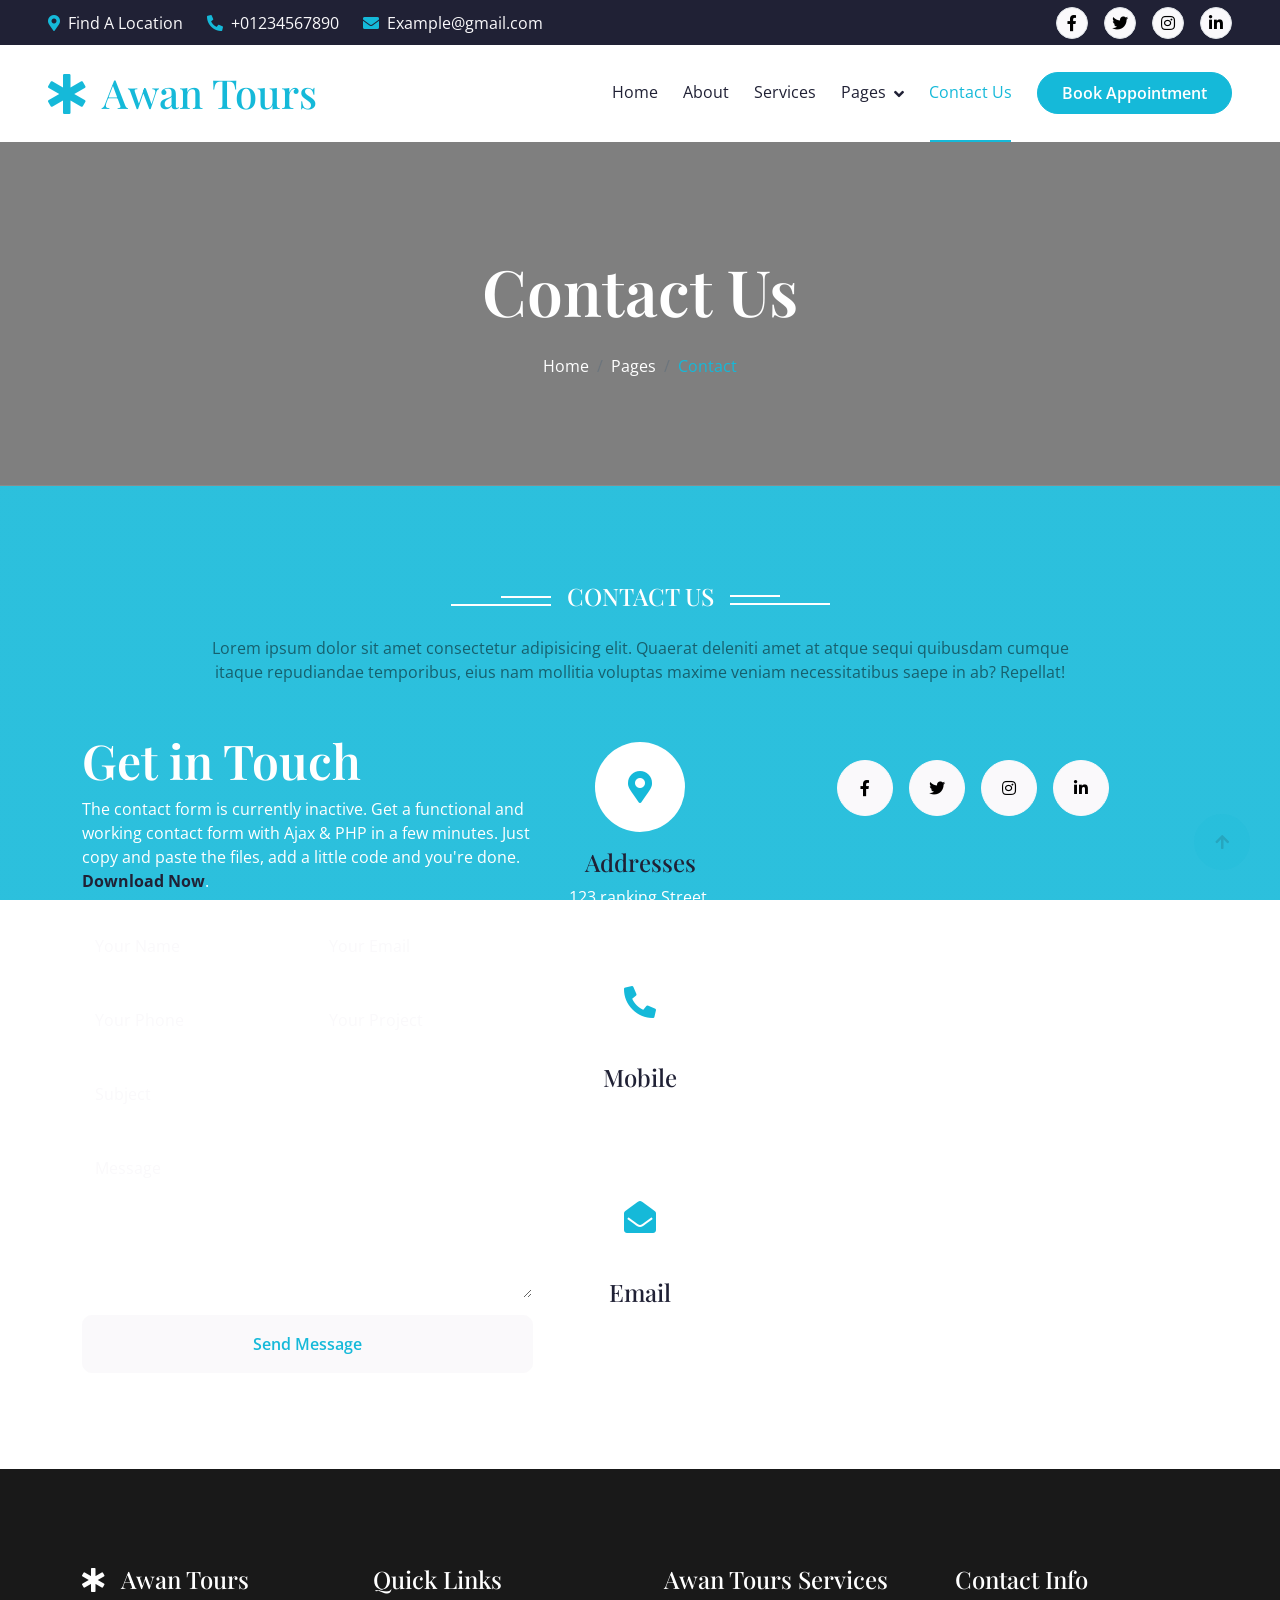
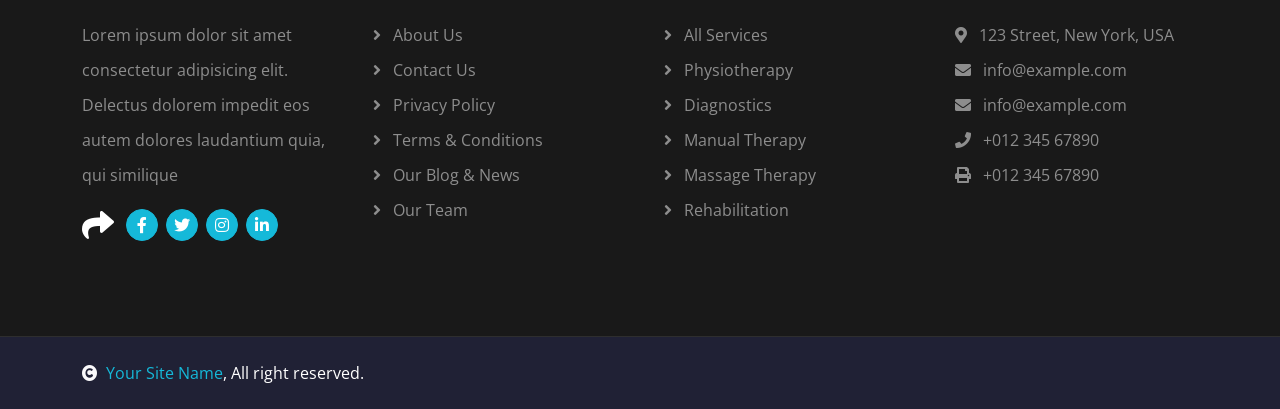
<file: contact.html>
<!DOCTYPE html>
<html lang="en">

    <head>
        <meta charset="utf-8">
        <title>Awan Tours - Lets Explore Pakistan</title>
        <meta content="width=device-width, initial-scale=1.0" name="viewport">
        <meta content="" name="keywords">
        <meta content="" name="description">

        <!-- Google Web Fonts -->
        <link rel="preconnect" href="https://fonts.googleapis.com">
        <link rel="preconnect" href="https://fonts.gstatic.com" crossorigin>
        <link href="https://fonts.googleapis.com/css2?family=Open+Sans:wght@400;500;600&family=Playfair+Display:wght@400;500;600&display=swap" rel="stylesheet"> 

        <!-- Icon Font Stylesheet -->
        <link rel="stylesheet" href="https://use.fontawesome.com/releases/v5.15.4/css/all.css"/>
        <link href="https://cdn.jsdelivr.net/npm/bootstrap-icons@1.4.1/font/bootstrap-icons.css" rel="stylesheet">

        <!-- Libraries Stylesheet -->
        <link href="lib/animate/animate.min.css" rel="stylesheet">
        <link href="lib/owlcarousel/assets/owl.carousel.min.css" rel="stylesheet">


        <!-- Customized Bootstrap Stylesheet -->
        <link href="css/bootstrap.min.css" rel="stylesheet">

        <!-- Template Stylesheet -->
        <link href="css/style.css" rel="stylesheet">
    </head>

    <body>

        <!-- Spinner Start -->
        <div id="spinner" class="show bg-white position-fixed translate-middle w-100 vh-100 top-50 start-50 d-flex align-items-center justify-content-center">
            <div class="spinner-border text-primary" style="width: 3rem; height: 3rem;" role="status">
                <span class="sr-only">Loading...</span>
            </div>
        </div>
        <!-- Spinner End -->


        <!-- Topbar Start -->
        <div class="container-fluid bg-dark px-5 d-none d-lg-block">
            <div class="row gx-0 align-items-center" style="height: 45px;">
                <div class="col-lg-8 text-center text-lg-start mb-lg-0">
                    <div class="d-flex flex-wrap">
                        <a href="#" class="text-light me-4"><i class="fas fa-map-marker-alt text-primary me-2"></i>Find A Location</a>
                        <a href="#" class="text-light me-4"><i class="fas fa-phone-alt text-primary me-2"></i>+01234567890</a>
                        <a href="#" class="text-light me-0"><i class="fas fa-envelope text-primary me-2"></i>Example@gmail.com</a>
                    </div>
                </div>
                <div class="col-lg-4 text-center text-lg-end">
                    <div class="d-flex align-items-center justify-content-end">
                        <a href="#" class="btn btn-light btn-square border rounded-circle nav-fill me-3"><i class="fab fa-facebook-f"></i></a>
                        <a href="#" class="btn btn-light btn-square border rounded-circle nav-fill me-3"><i class="fab fa-twitter"></i></a>
                        <a href="#" class="btn btn-light btn-square border rounded-circle nav-fill me-3"><i class="fab fa-instagram"></i></a>
                        <a href="#" class="btn btn-light btn-square border rounded-circle nav-fill me-0"><i class="fab fa-linkedin-in"></i></a>
                    </div>
                </div>
            </div>
        </div>
        <!-- Topbar End -->


        <!-- Navbar & Hero Start -->
        <div class="container-fluid position-relative p-0">
            <nav class="navbar navbar-expand-lg navbar-light bg-white px-4 px-lg-5 py-3 py-lg-0">
                <a href="index.html" class="navbar-brand p-0">
                    <h1 class="text-primary m-0"><i class="fas fa-star-of-life me-3"></i>Awan Tours</h1>
                    <!-- <img src="img/logo.png" alt="Logo"> -->
                </a>
                <button class="navbar-toggler" type="button" data-bs-toggle="collapse" data-bs-target="#navbarCollapse">
                    <span class="fa fa-bars"></span>
                </button>
                <div class="collapse navbar-collapse" id="navbarCollapse">
                    <div class="navbar-nav ms-auto py-0">
                        <a href="index.html" class="nav-item nav-link">Home</a>
                        <a href="about.html" class="nav-item nav-link">About</a>
                        <a href="service.html" class="nav-item nav-link">Services</a>
                        <div class="nav-item dropdown">
                            <a href="#" class="nav-link dropdown-toggle" data-bs-toggle="dropdown">Pages</a>
                            <div class="dropdown-menu m-0">
                                <a href="appointment.html" class="dropdown-item">Appointment</a>
                                <a href="feature.html" class="dropdown-item">Features</a>
                                <a href="blog.html" class="dropdown-item">Our Blog</a>
                                <a href="team.html" class="dropdown-item">Our Team</a>
                                <a href="testimonial.html" class="dropdown-item">Testimonial</a>
                                <a href="404.html" class="dropdown-item">404 Page</a>
                            </div>
                        </div>
                        <a href="contact.html" class="nav-item nav-link active">Contact Us</a>
                    </div>
                    <a href="#" class="btn btn-primary rounded-pill text-white py-2 px-4 flex-wrap flex-sm-shrink-0">Book Appointment</a>
                </div>
            </nav>
        </div>
        <!-- Navbar End -->


        <!-- Header Start -->
        <div class="container-fluid bg-breadcrumb">
            <div class="container text-center py-5" style="max-width: 900px;">
                <h3 class="text-white display-3 mb-4 wow fadeInDown" data-wow-delay="0.1s">Contact Us</h1>
                <ol class="breadcrumb justify-content-center mb-0 wow fadeInDown" data-wow-delay="0.3s">
                    <li class="breadcrumb-item"><a href="index.html">Home</a></li>
                    <li class="breadcrumb-item"><a href="#">Pages</a></li>
                    <li class="breadcrumb-item active text-primary">Contact</li>
                </ol>    
            </div>
        </div>
        <!-- Header End -->


        <!-- Contact Start -->
        <div class="container-fluid contact py-5">
            <div class="container py-5">
                <div class="section-title mb-5 wow fadeInUp" data-wow-delay="0.1s">
                    <div class="sub-style mb-4">
                        <h4 class="sub-title text-white px-3 mb-0">Contact Us</h4>
                    </div>
                    <p class="mb-0 text-black-50">Lorem ipsum dolor sit amet consectetur adipisicing elit. Quaerat deleniti amet at atque sequi quibusdam cumque itaque repudiandae temporibus, eius nam mollitia voluptas maxime veniam necessitatibus saepe in ab? Repellat!</p>
                </div>
                <div class="row g-4 align-items-center">
                    <div class="col-lg-5 col-xl-5 contact-form wow fadeInLeft" data-wow-delay="0.1s">
                        <h2 class="display-5 text-white mb-2">Get in Touch</h2>
                        <p class="mb-4 text-white">The contact form is currently inactive. Get a functional and working contact form with Ajax & PHP in a few minutes. Just copy and paste the files, add a little code and you're done. <a class="text-dark fw-bold" href="https://htmlcodex.com/contact-form">Download Now</a>.</p>
                        <form>
                            <div class="row g-3">
                                <div class="col-lg-12 col-xl-6">
                                    <div class="form-floating">
                                        <input type="text" class="form-control bg-transparent border border-white" id="name" placeholder="Your Name">
                                        <label for="name">Your Name</label>
                                    </div>
                                </div>
                                <div class="col-lg-12 col-xl-6">
                                    <div class="form-floating">
                                        <input type="email" class="form-control bg-transparent border border-white" id="email" placeholder="Your Email">
                                        <label for="email">Your Email</label>
                                    </div>
                                </div>
                                <div class="col-lg-12 col-xl-6">
                                    <div class="form-floating">
                                        <input type="phone" class="form-control bg-transparent border border-white" id="phone" placeholder="Phone">
                                        <label for="phone">Your Phone</label>
                                    </div>
                                </div>
                                <div class="col-lg-12 col-xl-6">
                                    <div class="form-floating">
                                        <input type="text" class="form-control bg-transparent border border-white" id="project" placeholder="Project">
                                        <label for="project">Your Project</label>
                                    </div>
                                </div>
                                <div class="col-12">
                                    <div class="form-floating">
                                        <input type="text" class="form-control bg-transparent border border-white" id="subject" placeholder="Subject">
                                        <label for="subject">Subject</label>
                                    </div>
                                </div>
                                <div class="col-12">
                                    <div class="form-floating">
                                        <textarea class="form-control bg-transparent border border-white" placeholder="Leave a message here" id="message" style="height: 160px"></textarea>
                                        <label for="message">Message</label>
                                    </div>
                                </div>
                                <div class="col-12">
                                    <button class="btn btn-light text-primary w-100 py-3">Send Message</button>
                                </div>
                            </div>
                        </form>
                    </div>
                    <div class="col-lg-2 col-xl-2 wow fadeInUp" data-wow-delay="0.5s">
                        <div class="bg-transparent rounded">
                            <div class="d-flex flex-column align-items-center text-center mb-4">
                                <div class="bg-white d-flex align-items-center justify-content-center mb-3" style="width: 90px; height: 90px; border-radius: 50px;"><i class="fa fa-map-marker-alt fa-2x text-primary"></i></div>
                                <h4 class="text-dark">Addresses</h4>
                                <p class="mb-0 text-white">123 ranking Street, New York, USA</p>
                            </div>
                            <div class="d-flex flex-column align-items-center text-center mb-4">
                                <div class="bg-white d-flex align-items-center justify-content-center mb-3" style="width: 90px; height: 90px; border-radius: 50px;"><i class="fa fa-phone-alt fa-2x text-primary"></i></div>
                                <h4 class="text-dark">Mobile</h4>
                                <p class="mb-0 text-white">+012 345 67890</p>
                                <p class="mb-0 text-white">+012 345 67890</p>
                            </div>
                           
                            <div class="d-flex flex-column align-items-center text-center">
                                <div class="bg-white d-flex align-items-center justify-content-center mb-3" style="width: 90px; height: 90px; border-radius: 50px;"><i class="fa fa-envelope-open fa-2x text-primary"></i></div>
                                <h4 class="text-dark">Email</h4>
                                <p class="mb-0 text-white">info@example.com</p>
                                <p class="mb-0 text-white">info@example.com</p>
                            </div>
                        </div>
                    </div>
                    <div class="col-lg-5 col-xl-5 wow fadeInRight" data-wow-delay="0.3s">
                        <div class="d-flex justify-content-center mb-4">
                            <a class="btn btn-lg-square btn-light rounded-circle mx-2" href=""><i class="fab fa-facebook-f"></i></a>
                            <a class="btn btn-lg-square btn-light rounded-circle mx-2" href=""><i class="fab fa-twitter"></i></a>
                            <a class="btn btn-lg-square btn-light rounded-circle mx-2" href=""><i class="fab fa-instagram"></i></a>
                            <a class="btn btn-lg-square btn-light rounded-circle mx-2" href=""><i class="fab fa-linkedin-in"></i></a>
                        </div>
                        <div class="rounded h-100">
                            <iframe class="rounded w-100" 
                            style="height: 500px;" src="https://www.google.com/maps/embed?pb=!1m18!1m12!1m3!1d387191.33750346623!2d-73.97968099999999!3d40.6974881!2m3!1f0!2f0!3f0!3m2!1i1024!2i768!4f13.1!3m3!1m2!1s0x89c24fa5d33f083b%3A0xc80b8f06e177fe62!2sNew%20York%2C%20NY%2C%20USA!5e0!3m2!1sen!2sbd!4v1694259649153!5m2!1sen!2sbd" 
                            loading="lazy" referrerpolicy="no-referrer-when-downgrade"></iframe>
                        </div>
                    </div>
                </div>
            </div>
        </div>
        <!-- Contact End -->


        <!-- Footer Start -->
        <div class="container-fluid footer py-5 wow fadeIn" data-wow-delay="0.2s">
            <div class="container py-5">
                <div class="row g-5">
                    <div class="col-md-6 col-lg-6 col-xl-3">
                        <div class="footer-item d-flex flex-column">
                            <h4 class="text-white mb-4"><i class="fas fa-star-of-life me-3"></i>Awan Tours</h4>
                            <p>Lorem ipsum dolor sit amet consectetur adipisicing elit. Delectus dolorem impedit eos autem dolores laudantium quia, qui similique
                            </p>
                            <div class="d-flex align-items-center">
                                <i class="fas fa-share fa-2x text-white me-2"></i>
                                <a class="btn-square btn btn-primary text-white rounded-circle mx-1" href=""><i class="fab fa-facebook-f"></i></a>
                                <a class="btn-square btn btn-primary text-white rounded-circle mx-1" href=""><i class="fab fa-twitter"></i></a>
                                <a class="btn-square btn btn-primary text-white rounded-circle mx-1" href=""><i class="fab fa-instagram"></i></a>
                                <a class="btn-square btn btn-primary text-white rounded-circle mx-1" href=""><i class="fab fa-linkedin-in"></i></a>
                            </div>
                        </div>
                    </div>
                    <div class="col-md-6 col-lg-6 col-xl-3">
                        <div class="footer-item d-flex flex-column">
                            <h4 class="mb-4 text-white">Quick Links</h4>
                            <a href=""><i class="fas fa-angle-right me-2"></i> About Us</a>
                            <a href=""><i class="fas fa-angle-right me-2"></i> Contact Us</a>
                            <a href=""><i class="fas fa-angle-right me-2"></i> Privacy Policy</a>
                            <a href=""><i class="fas fa-angle-right me-2"></i> Terms & Conditions</a>
                            <a href=""><i class="fas fa-angle-right me-2"></i> Our Blog & News</a>
                            <a href=""><i class="fas fa-angle-right me-2"></i> Our Team</a>
                        </div>
                    </div>
                    <div class="col-md-6 col-lg-6 col-xl-3">
                        <div class="footer-item d-flex flex-column">
                            <h4 class="mb-4 text-white">Awan Tours Services</h4>
                            <a href=""><i class="fas fa-angle-right me-2"></i> All Services</a>
                            <a href=""><i class="fas fa-angle-right me-2"></i> Physiotherapy</a>
                            <a href=""><i class="fas fa-angle-right me-2"></i> Diagnostics</a>
                            <a href=""><i class="fas fa-angle-right me-2"></i> Manual Therapy</a>
                            <a href=""><i class="fas fa-angle-right me-2"></i> Massage Therapy</a>
                            <a href=""><i class="fas fa-angle-right me-2"></i> Rehabilitation</a>
                        </div>
                    </div>
                    <div class="col-md-6 col-lg-6 col-xl-3">
                        <div class="footer-item d-flex flex-column">
                            <h4 class="mb-4 text-white">Contact Info</h4>
                            <a href=""><i class="fa fa-map-marker-alt me-2"></i> 123 Street, New York, USA</a>
                            <a href=""><i class="fas fa-envelope me-2"></i> info@example.com</a>
                            <a href=""><i class="fas fa-envelope me-2"></i> info@example.com</a>
                            <a href=""><i class="fas fa-phone me-2"></i> +012 345 67890</a>
                            <a href="" class="mb-3"><i class="fas fa-print me-2"></i> +012 345 67890</a>
                        </div>
                    </div>
                </div>
            </div>
        </div>
        <!-- Footer End -->
        
        <!-- Copyright Start -->
        <div class="container-fluid copyright py-4">
            <div class="container">
                <div class="row g-4 align-items-center">
                    <div class="col-md-6 text-center text-md-start mb-md-0">
                        <span class="text-white"><a href="#"><i class="fas fa-copyright text-light me-2"></i>Your Site Name</a>, All right reserved.</span>
                    </div>
                    <div class="col-md-6 text-center text-md-end text-white">
                        <!--/*** This template is free as long as you keep the below author’s credit link/attribution link/backlink. ***/-->
                        <!--/*** If you'd like to use the template without the below author’s credit link/attribution link/backlink, ***/-->
                        <!--/*** you can purchase the Credit Removal License from "https://htmlcodex.com/credit-removal". ***/-->
                    </div>
                </div>
            </div>
        </div>
        <!-- Copyright End -->

        <!-- Back to Top -->
        <a href="#" class="btn btn-primary btn-lg-square back-to-top"><i class="fa fa-arrow-up"></i></a>   

        
        <!-- JavaScript Libraries -->
        <script src="https://ajax.googleapis.com/ajax/libs/jquery/3.6.4/jquery.min.js"></script>
        <script src="https://cdn.jsdelivr.net/npm/bootstrap@5.0.0/dist/js/bootstrap.bundle.min.js"></script>
        <script src="lib/wow/wow.min.js"></script>
        <script src="lib/easing/easing.min.js"></script>
        <script src="lib/waypoints/waypoints.min.js"></script>
        <script src="lib/owlcarousel/owl.carousel.min.js"></script>
        

        <!-- Template Javascript -->
        <script src="js/main.js"></script>
        
    </body>

</html>
</file>
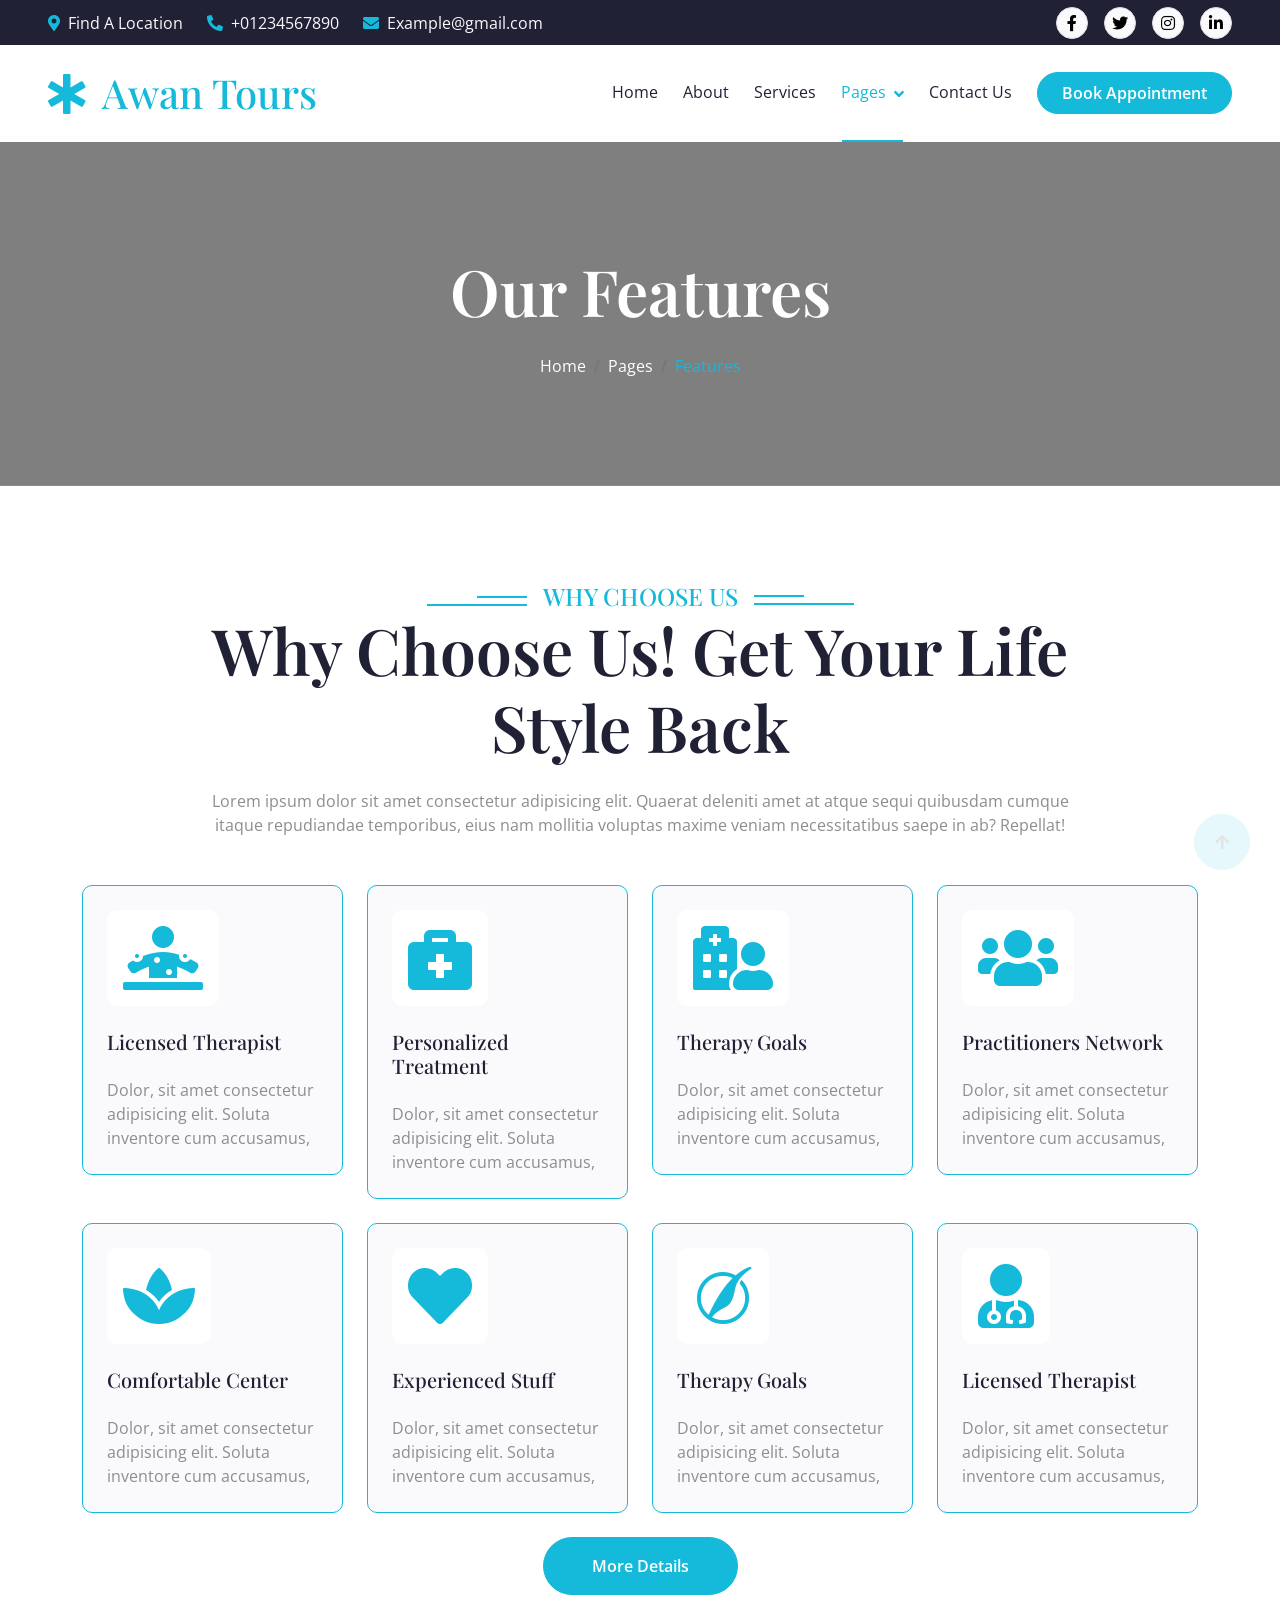
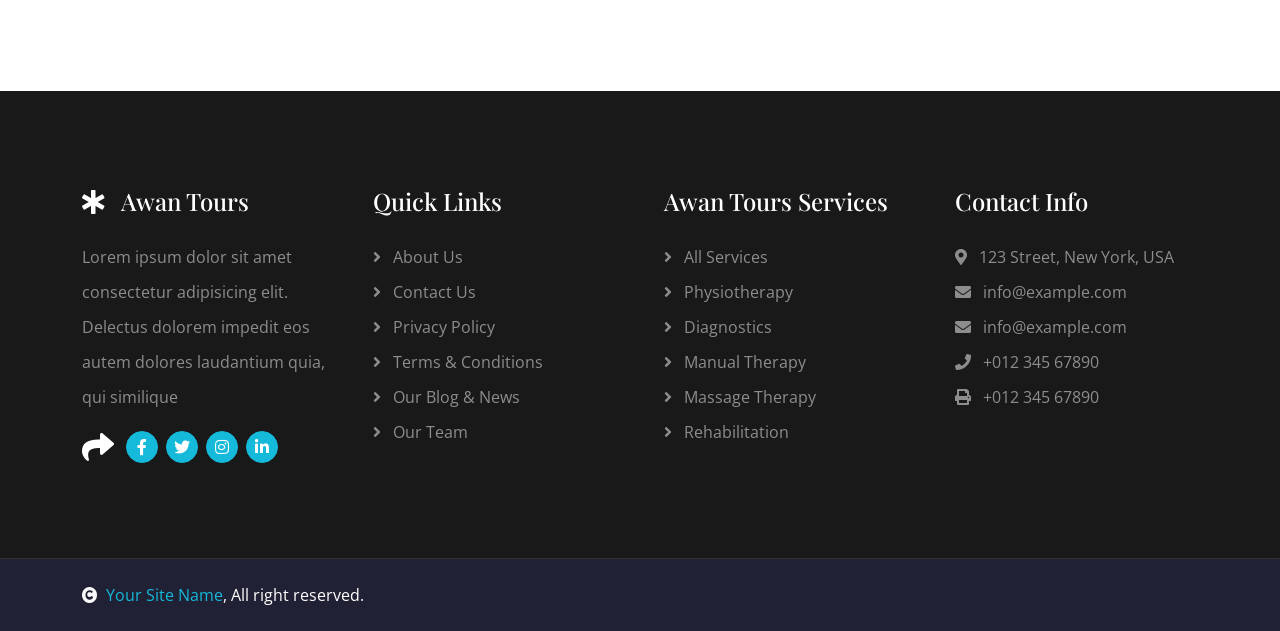
<file: feature.html>
<!DOCTYPE html>
<html lang="en">

    <head>
        <meta charset="utf-8">
        <title>Awan Tours - Lets Explore Pakistan</title>
        <meta content="width=device-width, initial-scale=1.0" name="viewport">
        <meta content="" name="keywords">
        <meta content="" name="description">

        <!-- Google Web Fonts -->
        <link rel="preconnect" href="https://fonts.googleapis.com">
        <link rel="preconnect" href="https://fonts.gstatic.com" crossorigin>
        <link href="https://fonts.googleapis.com/css2?family=Open+Sans:wght@400;500;600&family=Playfair+Display:wght@400;500;600&display=swap" rel="stylesheet"> 

        <!-- Icon Font Stylesheet -->
        <link rel="stylesheet" href="https://use.fontawesome.com/releases/v5.15.4/css/all.css"/>
        <link href="https://cdn.jsdelivr.net/npm/bootstrap-icons@1.4.1/font/bootstrap-icons.css" rel="stylesheet">

        <!-- Libraries Stylesheet -->
        <link href="lib/animate/animate.min.css" rel="stylesheet">
        <link href="lib/owlcarousel/assets/owl.carousel.min.css" rel="stylesheet">


        <!-- Customized Bootstrap Stylesheet -->
        <link href="css/bootstrap.min.css" rel="stylesheet">

        <!-- Template Stylesheet -->
        <link href="css/style.css" rel="stylesheet">
    </head>

    <body>

        <!-- Spinner Start -->
        <div id="spinner" class="show bg-white position-fixed translate-middle w-100 vh-100 top-50 start-50 d-flex align-items-center justify-content-center">
            <div class="spinner-border text-primary" style="width: 3rem; height: 3rem;" role="status">
                <span class="sr-only">Loading...</span>
            </div>
        </div>
        <!-- Spinner End -->


        <!-- Topbar Start -->
        <div class="container-fluid bg-dark px-5 d-none d-lg-block">
            <div class="row gx-0 align-items-center" style="height: 45px;">
                <div class="col-lg-8 text-center text-lg-start mb-lg-0">
                    <div class="d-flex flex-wrap">
                        <a href="#" class="text-light me-4"><i class="fas fa-map-marker-alt text-primary me-2"></i>Find A Location</a>
                        <a href="#" class="text-light me-4"><i class="fas fa-phone-alt text-primary me-2"></i>+01234567890</a>
                        <a href="#" class="text-light me-0"><i class="fas fa-envelope text-primary me-2"></i>Example@gmail.com</a>
                    </div>
                </div>
                <div class="col-lg-4 text-center text-lg-end">
                    <div class="d-flex align-items-center justify-content-end">
                        <a href="#" class="btn btn-light btn-square border rounded-circle nav-fill me-3"><i class="fab fa-facebook-f"></i></a>
                        <a href="#" class="btn btn-light btn-square border rounded-circle nav-fill me-3"><i class="fab fa-twitter"></i></a>
                        <a href="#" class="btn btn-light btn-square border rounded-circle nav-fill me-3"><i class="fab fa-instagram"></i></a>
                        <a href="#" class="btn btn-light btn-square border rounded-circle nav-fill me-0"><i class="fab fa-linkedin-in"></i></a>
                    </div>
                </div>
            </div>
        </div>
        <!-- Topbar End -->


        <!-- Navbar & Hero Start -->
        <div class="container-fluid position-relative p-0">
            <nav class="navbar navbar-expand-lg navbar-light bg-white px-4 px-lg-5 py-3 py-lg-0">
                <a href="index.html" class="navbar-brand p-0">
                    <h1 class="text-primary m-0"><i class="fas fa-star-of-life me-3"></i>Awan Tours</h1>
                    <!-- <img src="img/logo.png" alt="Logo"> -->
                </a>
                <button class="navbar-toggler" type="button" data-bs-toggle="collapse" data-bs-target="#navbarCollapse">
                    <span class="fa fa-bars"></span>
                </button>
                <div class="collapse navbar-collapse" id="navbarCollapse">
                    <div class="navbar-nav ms-auto py-0">
                        <a href="index.html" class="nav-item nav-link">Home</a>
                        <a href="about.html" class="nav-item nav-link">About</a>
                        <a href="service.html" class="nav-item nav-link">Services</a>
                        <div class="nav-item dropdown">
                            <a href="#" class="nav-link dropdown-toggle active" data-bs-toggle="dropdown">Pages</a>
                            <div class="dropdown-menu m-0">
                                <a href="appointment.html" class="dropdown-item">Appointment</a>
                                <a href="feature.html" class="dropdown-item active">Features</a>
                                <a href="blog.html" class="dropdown-item">Our Blog</a>
                                <a href="team.html" class="dropdown-item">Our Team</a>
                                <a href="testimonial.html" class="dropdown-item">Testimonial</a>
                                <a href="404.html" class="dropdown-item">404 Page</a>
                            </div>
                        </div>
                        <a href="contact.html" class="nav-item nav-link">Contact Us</a>
                    </div>
                    <a href="#" class="btn btn-primary rounded-pill text-white py-2 px-4 flex-wrap flex-sm-shrink-0">Book Appointment</a>
                </div>
            </nav>
        </div>
        <!-- Navbar End -->


        <!-- Header Start -->
        <div class="container-fluid bg-breadcrumb">
            <div class="container text-center py-5" style="max-width: 900px;">
                <h3 class="text-white display-3 mb-4 wow fadeInDown" data-wow-delay="0.1s">Our Features</h1>
                <ol class="breadcrumb justify-content-center mb-0 wow fadeInDown" data-wow-delay="0.3s">
                    <li class="breadcrumb-item"><a href="index.html">Home</a></li>
                    <li class="breadcrumb-item"><a href="#">Pages</a></li>
                    <li class="breadcrumb-item active text-primary">Features</li>
                </ol>    
            </div>
        </div>
        <!-- Header End -->


        <!-- Feature Start -->
        <div class="container-fluid feature py-5">
            <div class="container py-5">
                <div class="section-title mb-5 wow fadeInUp" data-wow-delay="0.1s">
                    <div class="sub-style">
                        <h4 class="sub-title px-3 mb-0">Why Choose Us</h4>
                    </div>
                    <h1 class="display-3 mb-4">Why Choose Us! Get Your Life Style Back</h1>
                    <p class="mb-0">Lorem ipsum dolor sit amet consectetur adipisicing elit. Quaerat deleniti amet at atque sequi quibusdam cumque itaque repudiandae temporibus, eius nam mollitia voluptas maxime veniam necessitatibus saepe in ab? Repellat!</p>
                </div>
                <div class="row g-4 justify-content-center">
                    <div class="col-md-6 col-lg-4 col-xl-3 wow fadeInUp" data-wow-delay="0.1s">
                        <div class="row-cols-1 feature-item p-4">
                            <div class="col-12">
                                <div class="feature-icon mb-4">
                                    <div class="p-3 d-inline-flex bg-white rounded">
                                        <i class="fas fa-diagnoses fa-4x text-primary"></i>
                                    </div>
                                </div>
                                <div class="feature-content d-flex flex-column">
                                    <h5 class="mb-4">Licensed Therapist</h5>
                                    <p class="mb-0">Dolor, sit amet consectetur adipisicing elit. Soluta inventore cum accusamus,</p>
                                </div>
                            </div>
                        </div>
                    </div>
                    <div class="col-md-6 col-lg-4 col-xl-3 wow fadeInUp" data-wow-delay="0.3s">
                        <div class="row-cols-1 feature-item p-4">
                            <div class="col-12">
                                <div class="feature-icon mb-4">
                                    <div class="p-3 d-inline-flex bg-white rounded">
                                        <i class="fas fa-briefcase-medical fa-4x text-primary"></i>
                                    </div>
                                </div>
                                <div class="feature-content d-flex flex-column">
                                    <h5 class="mb-4">Personalized Treatment</h5>
                                    <p class="mb-0">Dolor, sit amet consectetur adipisicing elit. Soluta inventore cum accusamus,</p>
                                </div>
                            </div>
                        </div>
                    </div>
                    <div class="col-md-6 col-lg-4 col-xl-3 wow fadeInUp" data-wow-delay="0.5s">
                        <div class="row-cols-1 feature-item p-4">
                            <div class="col-12">
                                <div class="feature-icon mb-4">
                                    <div class="p-3 d-inline-flex bg-white rounded">
                                        <i class="fas fa-hospital-user fa-4x text-primary"></i>
                                    </div>
                                </div>
                                <div class="feature-content d-flex flex-column">
                                    <h5 class="mb-4">Therapy Goals</h5>
                                    <p class="mb-0">Dolor, sit amet consectetur adipisicing elit. Soluta inventore cum accusamus,</p>
                                </div>
                            </div>
                        </div>
                    </div>
                    <div class="col-md-6 col-lg-4 col-xl-3 wow fadeInUp" data-wow-delay="0.7s">
                        <div class="row-cols-1 feature-item p-4">
                            <div class="col-12">
                                <div class="feature-icon mb-4">
                                    <div class="p-3 d-inline-flex bg-white rounded">
                                        <i class="fas fa-users fa-4x text-primary"></i>
                                    </div>
                                </div>
                                <div class="feature-content d-flex flex-column">
                                    <h5 class="mb-4">Practitioners Network</h5>
                                    <p class="mb-0">Dolor, sit amet consectetur adipisicing elit. Soluta inventore cum accusamus,</p>
                                </div>
                            </div>
                        </div>
                    </div>
                    <div class="col-md-6 col-lg-4 col-xl-3 wow fadeInUp" data-wow-delay="0.1s">
                        <div class="row-cols-1 feature-item p-4">
                            <div class="col-12">
                                <div class="feature-icon mb-4">
                                    <div class="p-3 d-inline-flex bg-white rounded">
                                        <i class="fas fa-spa fa-4x text-primary"></i>
                                    </div>
                                </div>
                                <div class="feature-content d-flex flex-column">
                                    <h5 class="mb-4">Comfortable Center</h5>
                                    <p class="mb-0">Dolor, sit amet consectetur adipisicing elit. Soluta inventore cum accusamus,</p>
                                </div>
                            </div>
                        </div>
                    </div>
                    <div class="col-md-6 col-lg-4 col-xl-3 wow fadeInUp" data-wow-delay="0.3s">
                        <div class="row-cols-1 feature-item p-4">
                            <div class="col-12">
                                <div class="feature-icon mb-4">
                                    <div class="p-3 d-inline-flex bg-white rounded">
                                        <i class="fas fa-heart fa-4x text-primary"></i>
                                    </div>
                                </div>
                                <div class="feature-content d-flex flex-column">
                                    <h5 class="mb-4">Experienced Stuff</h5>
                                    <p class="mb-0">Dolor, sit amet consectetur adipisicing elit. Soluta inventore cum accusamus,</p>
                                </div>
                            </div>
                        </div>
                    </div>
                    <div class="col-md-6 col-lg-4 col-xl-3 wow fadeInUp" data-wow-delay="0.5s">
                        <div class="row-cols-1 feature-item p-4">
                            <div class="col-12">
                                <div class="feature-icon mb-4">
                                    <div class="p-3 d-inline-flex bg-white rounded">
                                        <i class="fab fa-pied-piper fa-4x text-primary"></i>
                                    </div>
                                </div>
                                <div class="feature-content d-flex flex-column">
                                    <h5 class="mb-4">Therapy Goals</h5>
                                    <p class="mb-0">Dolor, sit amet consectetur adipisicing elit. Soluta inventore cum accusamus,</p>
                                </div>
                            </div>
                        </div>
                    </div>
                    <div class="col-md-6 col-lg-4 col-xl-3 wow fadeInUp" data-wow-delay="0.7s">
                        <div class="row-cols-1 feature-item p-4">
                            <div class="col-12">
                                <div class="feature-icon mb-4">
                                    <div class="p-3 d-inline-flex bg-white rounded">
                                        <i class="fas fa-user-md fa-4x text-primary"></i>
                                    </div>
                                </div>
                                <div class="feature-content d-flex flex-column">
                                    <h5 class="mb-4">Licensed Therapist</h5>
                                    <p class="mb-0">Dolor, sit amet consectetur adipisicing elit. Soluta inventore cum accusamus,</p>
                                </div>
                            </div>
                        </div>
                    </div>
                    <div class="col-12 text-center wow fadeInUp" data-wow-delay="0.2s">
                        <a href="#" class="btn btn-primary rounded-pill text-white py-3 px-5">More Details</a>
                    </div>
                </div>
            </div>
        </div>
        <!-- Feature End -->


        <!-- Footer Start -->
        <div class="container-fluid footer py-5 wow fadeIn" data-wow-delay="0.2s">
            <div class="container py-5">
                <div class="row g-5">
                    <div class="col-md-6 col-lg-6 col-xl-3">
                        <div class="footer-item d-flex flex-column">
                            <h4 class="text-white mb-4"><i class="fas fa-star-of-life me-3"></i>Awan Tours</h4>
                            <p>Lorem ipsum dolor sit amet consectetur adipisicing elit. Delectus dolorem impedit eos autem dolores laudantium quia, qui similique
                            </p>
                            <div class="d-flex align-items-center">
                                <i class="fas fa-share fa-2x text-white me-2"></i>
                                <a class="btn-square btn btn-primary text-white rounded-circle mx-1" href=""><i class="fab fa-facebook-f"></i></a>
                                <a class="btn-square btn btn-primary text-white rounded-circle mx-1" href=""><i class="fab fa-twitter"></i></a>
                                <a class="btn-square btn btn-primary text-white rounded-circle mx-1" href=""><i class="fab fa-instagram"></i></a>
                                <a class="btn-square btn btn-primary text-white rounded-circle mx-1" href=""><i class="fab fa-linkedin-in"></i></a>
                            </div>
                        </div>
                    </div>
                    <div class="col-md-6 col-lg-6 col-xl-3">
                        <div class="footer-item d-flex flex-column">
                            <h4 class="mb-4 text-white">Quick Links</h4>
                            <a href=""><i class="fas fa-angle-right me-2"></i> About Us</a>
                            <a href=""><i class="fas fa-angle-right me-2"></i> Contact Us</a>
                            <a href=""><i class="fas fa-angle-right me-2"></i> Privacy Policy</a>
                            <a href=""><i class="fas fa-angle-right me-2"></i> Terms & Conditions</a>
                            <a href=""><i class="fas fa-angle-right me-2"></i> Our Blog & News</a>
                            <a href=""><i class="fas fa-angle-right me-2"></i> Our Team</a>
                        </div>
                    </div>
                    <div class="col-md-6 col-lg-6 col-xl-3">
                        <div class="footer-item d-flex flex-column">
                            <h4 class="mb-4 text-white">Awan Tours Services</h4>
                            <a href=""><i class="fas fa-angle-right me-2"></i> All Services</a>
                            <a href=""><i class="fas fa-angle-right me-2"></i> Physiotherapy</a>
                            <a href=""><i class="fas fa-angle-right me-2"></i> Diagnostics</a>
                            <a href=""><i class="fas fa-angle-right me-2"></i> Manual Therapy</a>
                            <a href=""><i class="fas fa-angle-right me-2"></i> Massage Therapy</a>
                            <a href=""><i class="fas fa-angle-right me-2"></i> Rehabilitation</a>
                        </div>
                    </div>
                    <div class="col-md-6 col-lg-6 col-xl-3">
                        <div class="footer-item d-flex flex-column">
                            <h4 class="mb-4 text-white">Contact Info</h4>
                            <a href=""><i class="fa fa-map-marker-alt me-2"></i> 123 Street, New York, USA</a>
                            <a href=""><i class="fas fa-envelope me-2"></i> info@example.com</a>
                            <a href=""><i class="fas fa-envelope me-2"></i> info@example.com</a>
                            <a href=""><i class="fas fa-phone me-2"></i> +012 345 67890</a>
                            <a href="" class="mb-3"><i class="fas fa-print me-2"></i> +012 345 67890</a>
                        </div>
                    </div>
                </div>
            </div>
        </div>
        <!-- Footer End -->
        
        <!-- Copyright Start -->
        <div class="container-fluid copyright py-4">
            <div class="container">
                <div class="row g-4 align-items-center">
                    <div class="col-md-6 text-center text-md-start mb-md-0">
                        <span class="text-white"><a href="#"><i class="fas fa-copyright text-light me-2"></i>Your Site Name</a>, All right reserved.</span>
                    </div>
                    <div class="col-md-6 text-center text-md-end text-white">
                        <!--/*** This template is free as long as you keep the below author’s credit link/attribution link/backlink. ***/-->
                        <!--/*** If you'd like to use the template without the below author’s credit link/attribution link/backlink, ***/-->
                        <!--/*** you can purchase the Credit Removal License from "https://htmlcodex.com/credit-removal". ***/-->
                    </div>
                </div>
            </div>
        </div>
        <!-- Copyright End -->

        <!-- Back to Top -->
        <a href="#" class="btn btn-primary btn-lg-square back-to-top"><i class="fa fa-arrow-up"></i></a>   

        
        <!-- JavaScript Libraries -->
        <script src="https://ajax.googleapis.com/ajax/libs/jquery/3.6.4/jquery.min.js"></script>
        <script src="https://cdn.jsdelivr.net/npm/bootstrap@5.0.0/dist/js/bootstrap.bundle.min.js"></script>
        <script src="lib/wow/wow.min.js"></script>
        <script src="lib/easing/easing.min.js"></script>
        <script src="lib/waypoints/waypoints.min.js"></script>
        <script src="lib/owlcarousel/owl.carousel.min.js"></script>
        

        <!-- Template Javascript -->
        <script src="js/main.js"></script>
        
    </body>

</html>
</file>
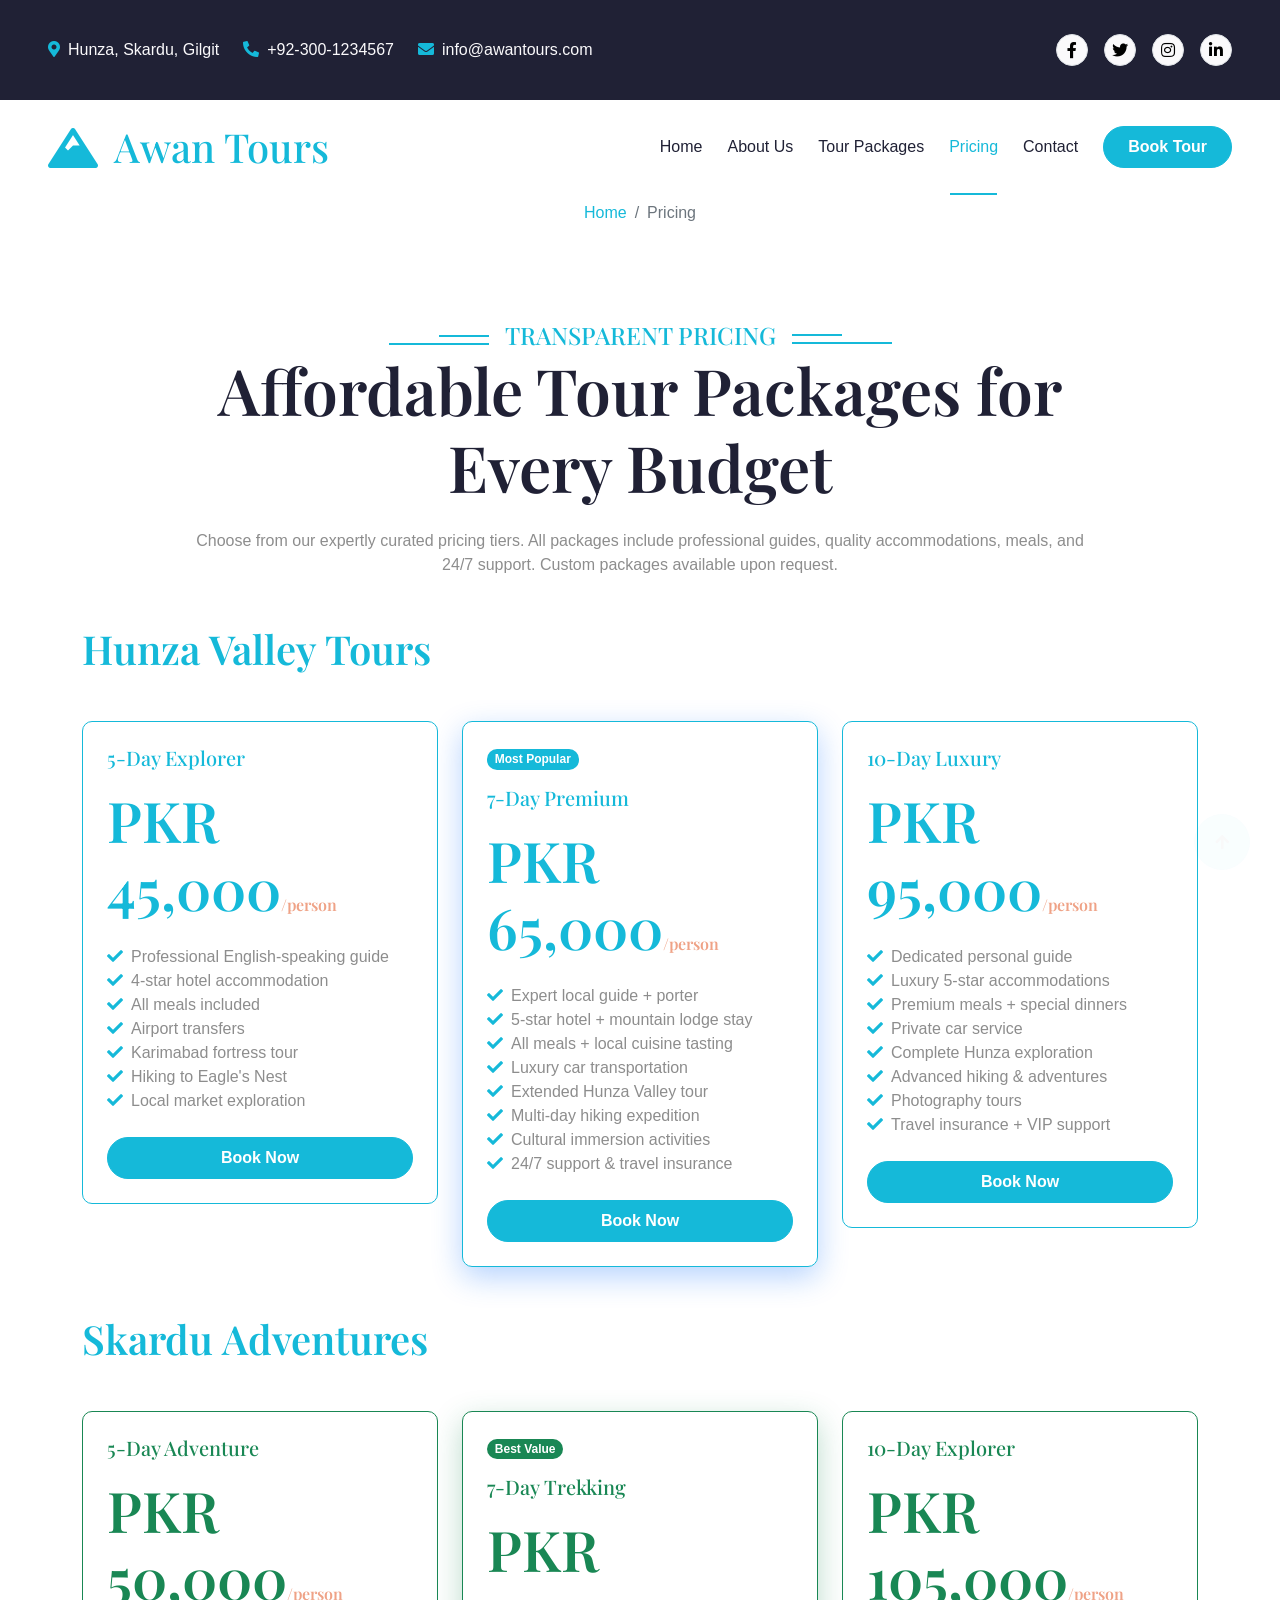
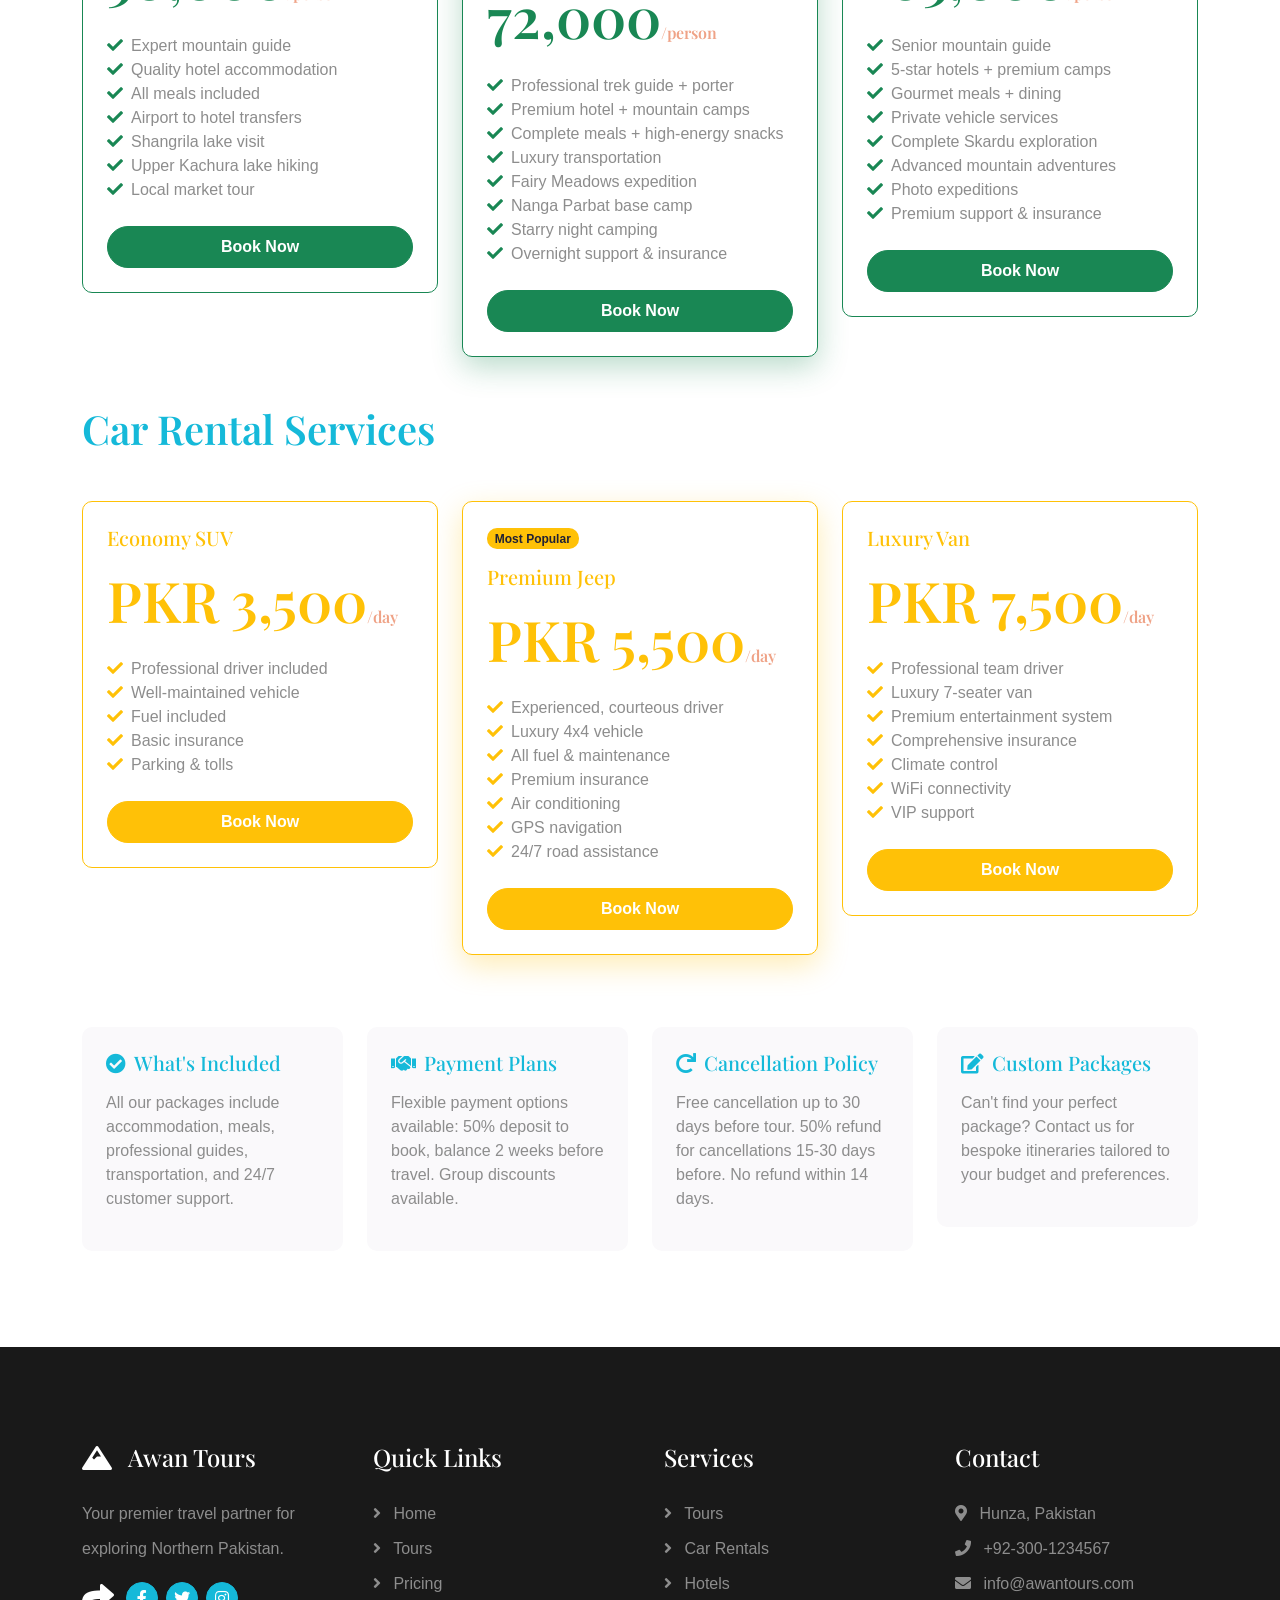
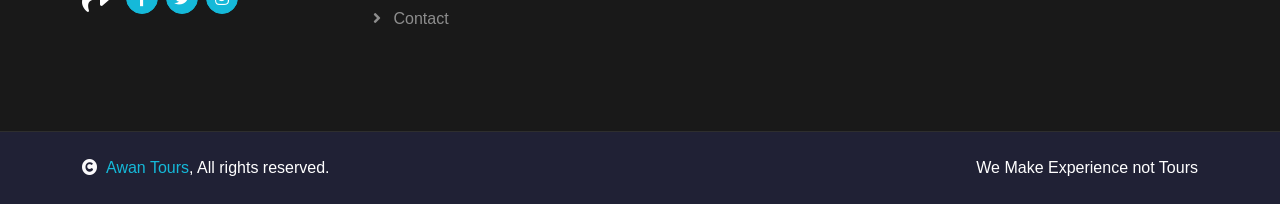
<file: pricing.html>
<!DOCTYPE html>
<html lang="en">

    <head>
        <meta charset="utf-8">
        <title>Pricing - Awan Tours Northern Pakistan</title>
        <meta content="width=device-width, initial-scale=1.0" name="viewport">
        <meta content="Northern Pakistan tour pricing, Hunza, Skardu, Gilgit packages" name="keywords">
        <meta content="Affordable tour packages for Northern Pakistan destinations" name="description">

        <!-- Google Web Fonts -->
        <link rel="preconnect" href="https://fonts.googleapis.com">
        <link rel="preconnect" href="https://fonts.gstatic.com" crossorigin>
        <link href="https://fonts.googleapis.com/css2?family=Poppins:wght@400;500;600;700&family=Playfair+Display:wght@600;700&display=swap" rel="stylesheet">

        <!-- Icon Font Stylesheet -->
        <link rel="stylesheet" href="https://use.fontawesome.com/releases/v5.15.4/css/all.css"/>
        <link href="https://cdn.jsdelivr.net/npm/bootstrap-icons@1.4.1/font/bootstrap-icons.css" rel="stylesheet">

        <!-- Libraries Stylesheet -->
        <link href="lib/animate/animate.min.css" rel="stylesheet">
        <link href="lib/owlcarousel/assets/owl.carousel.min.css" rel="stylesheet">

        <!-- Customized Bootstrap Stylesheet -->
        <link href="css/bootstrap.min.css" rel="stylesheet">

        <!-- Template Stylesheet -->
        <link href="css/style.css" rel="stylesheet">
    </head>

    <body>

        <!-- Spinner Start -->
        <div id="spinner" class="show bg-white position-fixed translate-middle w-100 vh-100 top-50 start-50 d-flex align-items-center justify-content-center">
            <div class="spinner-border text-primary" style="width: 3rem; height: 3rem;" role="status">
                <span class="sr-only">Loading...</span>
            </div>
        </div>
        <!-- Spinner End -->

        <!-- Topbar Start -->
        <div class="container-fluid bg-dark px-5 d-none d-lg-block">
            <div class="row gx-0 align-items-center" style="height: 100px;">
                <div class="col-lg-8 text-center text-lg-start mb-lg-0">
                    <div class="d-flex flex-wrap">
                        <a href="#" class="text-light me-4"><i class="fas fa-map-marker-alt text-primary me-2"></i>Hunza, Skardu, Gilgit</a>
                        <a href="tel:+923001234567" class="text-light me-4"><i class="fas fa-phone-alt text-primary me-2"></i>+92-300-1234567</a>
                        <a href="mailto:info@awantours.com" class="text-light me-0"><i class="fas fa-envelope text-primary me-2"></i>info@awantours.com</a>
                    </div>
                </div>
                <div class="col-lg-4 text-center text-lg-end">
                    <div class="d-flex align-items-center justify-content-end">
                        <a href="#" class="btn btn-light btn-square border rounded-circle nav-fill me-3"><i class="fab fa-facebook-f"></i></a>
                        <a href="#" class="btn btn-light btn-square border rounded-circle nav-fill me-3"><i class="fab fa-twitter"></i></a>
                        <a href="#" class="btn btn-light btn-square border rounded-circle nav-fill me-3"><i class="fab fa-instagram"></i></a>
                        <a href="#" class="btn btn-light btn-square border rounded-circle nav-fill me-0"><i class="fab fa-linkedin-in"></i></a>
                    </div>
                </div>
            </div>
        </div>
        <!-- Topbar End -->

        <!-- Navbar -->
        <div class="container-fluid position-relative p-0">
            <nav class="navbar navbar-expand-lg navbar-light bg-white px-4 px-lg-5 py-3 py-lg-0">
                <a href="index.html" class="navbar-brand p-0">
                    <h1 class="text-primary m-0"><i class="fas fa-mountain me-3"></i>Awan Tours</h1>
                </a>
                <button class="navbar-toggler" type="button" data-bs-toggle="collapse" data-bs-target="#navbarCollapse">
                    <span class="fa fa-bars"></span>
                </button>
                <div class="collapse navbar-collapse" id="navbarCollapse">
                    <div class="navbar-nav ms-auto py-0">
                        <a href="index.html" class="nav-item nav-link">Home</a>
                        <a href="about.html" class="nav-item nav-link">About Us</a>
                        <a href="service.html" class="nav-item nav-link">Tour Packages</a>
                        <a href="pricing.html" class="nav-item nav-link active">Pricing</a>
                        <a href="contact.html" class="nav-item nav-link">Contact</a>
                    </div>
                    <a href="booking.html" class="btn btn-primary rounded-pill text-white py-2 px-4 flex-wrap flex-sm-shrink-0">Book Tour</a>
                </div>
            </nav>
        </div>
        <!-- Navbar End -->

        <!-- Page Header Start -->
        <div class="container-fluid page-header wow fadeIn" data-wow-delay="0.1s">
            <div class="container text-center">
                <h1 class="display-3 text-white mb-4 animated slideInDown">Pricing Plans</h1>
                <nav aria-label="breadcrumb animated slideInDown">
                    <ol class="breadcrumb justify-content-center mb-0">
                        <li class="breadcrumb-item"><a href="index.html">Home</a></li>
                        <li class="breadcrumb-item active" aria-current="page">Pricing</li>
                    </ol>
                </nav>
            </div>
        </div>
        <!-- Page Header End -->

        <!-- Pricing Start -->
        <div class="container-fluid pricing py-5">
            <div class="container py-5">
                <div class="section-title mb-5 wow fadeInUp" data-wow-delay="0.2s">
                    <div class="sub-style">
                        <h4 class="sub-title px-3 mb-0">Transparent Pricing</h4>
                    </div>
                    <h1 class="display-3 mb-4">Affordable Tour Packages for Every Budget</h1>
                    <p class="mb-0">Choose from our expertly curated pricing tiers. All packages include professional guides, quality accommodations, meals, and 24/7 support. Custom packages available upon request.</p>
                </div>

                <!-- HUNZA TOURS PRICING -->
                <div class="row g-4 mb-5 justify-content-center">
                    <div class="col-lg-12 wow fadeInUp" data-wow-delay="0.1s">
                        <h2 class="display-6 mb-4 text-primary">Hunza Valley Tours</h2>
                    </div>
                    <div class="col-md-6 col-lg-4 wow fadeInUp" data-wow-delay="0.1s">
                        <div class="pricing-card rounded p-4 border border-primary">
                            <h5 class="mb-3 text-primary">5-Day Explorer</h5>
                            <div class="price-tag mb-4">
                                <h3 class="display-4 text-primary mb-0">PKR 45,000<span class="fs-6 text-secondary">/person</span></h3>
                            </div>
                            <ul class="list-unstyled mb-4">
                                <li><i class="fas fa-check text-primary me-2"></i>Professional English-speaking guide</li>
                                <li><i class="fas fa-check text-primary me-2"></i>4-star hotel accommodation</li>
                                <li><i class="fas fa-check text-primary me-2"></i>All meals included</li>
                                <li><i class="fas fa-check text-primary me-2"></i>Airport transfers</li>
                                <li><i class="fas fa-check text-primary me-2"></i>Karimabad fortress tour</li>
                                <li><i class="fas fa-check text-primary me-2"></i>Hiking to Eagle's Nest</li>
                                <li><i class="fas fa-check text-primary me-2"></i>Local market exploration</li>
                            </ul>
                            <a href="booking.html" class="btn btn-primary rounded-pill text-white w-100 py-2">Book Now</a>
                        </div>
                    </div>
                    <div class="col-md-6 col-lg-4 wow fadeInUp" data-wow-delay="0.3s">
                        <div class="pricing-card rounded p-4 border border-primary" style="box-shadow: 0 10px 30px rgba(13, 110, 253, 0.3);">
                            <div class="badge bg-primary text-white mb-3">Most Popular</div>
                            <h5 class="mb-3 text-primary">7-Day Premium</h5>
                            <div class="price-tag mb-4">
                                <h3 class="display-4 text-primary mb-0">PKR 65,000<span class="fs-6 text-secondary">/person</span></h3>
                            </div>
                            <ul class="list-unstyled mb-4">
                                <li><i class="fas fa-check text-primary me-2"></i>Expert local guide + porter</li>
                                <li><i class="fas fa-check text-primary me-2"></i>5-star hotel + mountain lodge stay</li>
                                <li><i class="fas fa-check text-primary me-2"></i>All meals + local cuisine tasting</li>
                                <li><i class="fas fa-check text-primary me-2"></i>Luxury car transportation</li>
                                <li><i class="fas fa-check text-primary me-2"></i>Extended Hunza Valley tour</li>
                                <li><i class="fas fa-check text-primary me-2"></i>Multi-day hiking expedition</li>
                                <li><i class="fas fa-check text-primary me-2"></i>Cultural immersion activities</li>
                                <li><i class="fas fa-check text-primary me-2"></i>24/7 support & travel insurance</li>
                            </ul>
                            <a href="booking.html" class="btn btn-primary rounded-pill text-white w-100 py-2">Book Now</a>
                        </div>
                    </div>
                    <div class="col-md-6 col-lg-4 wow fadeInUp" data-wow-delay="0.5s">
                        <div class="pricing-card rounded p-4 border border-primary">
                            <h5 class="mb-3 text-primary">10-Day Luxury</h5>
                            <div class="price-tag mb-4">
                                <h3 class="display-4 text-primary mb-0">PKR 95,000<span class="fs-6 text-secondary">/person</span></h3>
                            </div>
                            <ul class="list-unstyled mb-4">
                                <li><i class="fas fa-check text-primary me-2"></i>Dedicated personal guide</li>
                                <li><i class="fas fa-check text-primary me-2"></i>Luxury 5-star accommodations</li>
                                <li><i class="fas fa-check text-primary me-2"></i>Premium meals + special dinners</li>
                                <li><i class="fas fa-check text-primary me-2"></i>Private car service</li>
                                <li><i class="fas fa-check text-primary me-2"></i>Complete Hunza exploration</li>
                                <li><i class="fas fa-check text-primary me-2"></i>Advanced hiking & adventures</li>
                                <li><i class="fas fa-check text-primary me-2"></i>Photography tours</li>
                                <li><i class="fas fa-check text-primary me-2"></i>Travel insurance + VIP support</li>
                            </ul>
                            <a href="booking.html" class="btn btn-primary rounded-pill text-white w-100 py-2">Book Now</a>
                        </div>
                    </div>
                </div>

                <!-- SKARDU ADVENTURES PRICING -->
                <div class="row g-4 mb-5 justify-content-center">
                    <div class="col-lg-12 wow fadeInUp" data-wow-delay="0.1s">
                        <h2 class="display-6 mb-4 text-primary">Skardu Adventures</h2>
                    </div>
                    <div class="col-md-6 col-lg-4 wow fadeInUp" data-wow-delay="0.2s">
                        <div class="pricing-card rounded p-4 border border-success">
                            <h5 class="mb-3 text-success">5-Day Adventure</h5>
                            <div class="price-tag mb-4">
                                <h3 class="display-4 text-success mb-0">PKR 50,000<span class="fs-6 text-secondary">/person</span></h3>
                            </div>
                            <ul class="list-unstyled mb-4">
                                <li><i class="fas fa-check text-success me-2"></i>Expert mountain guide</li>
                                <li><i class="fas fa-check text-success me-2"></i>Quality hotel accommodation</li>
                                <li><i class="fas fa-check text-success me-2"></i>All meals included</li>
                                <li><i class="fas fa-check text-success me-2"></i>Airport to hotel transfers</li>
                                <li><i class="fas fa-check text-success me-2"></i>Shangrila lake visit</li>
                                <li><i class="fas fa-check text-success me-2"></i>Upper Kachura lake hiking</li>
                                <li><i class="fas fa-check text-success me-2"></i>Local market tour</li>
                            </ul>
                            <a href="booking.html" class="btn btn-success rounded-pill text-white w-100 py-2">Book Now</a>
                        </div>
                    </div>
                    <div class="col-md-6 col-lg-4 wow fadeInUp" data-wow-delay="0.4s">
                        <div class="pricing-card rounded p-4 border border-success" style="box-shadow: 0 10px 30px rgba(25, 135, 84, 0.3);">
                            <div class="badge bg-success text-white mb-3">Best Value</div>
                            <h5 class="mb-3 text-success">7-Day Trekking</h5>
                            <div class="price-tag mb-4">
                                <h3 class="display-4 text-success mb-0">PKR 72,000<span class="fs-6 text-secondary">/person</span></h3>
                            </div>
                            <ul class="list-unstyled mb-4">
                                <li><i class="fas fa-check text-success me-2"></i>Professional trek guide + porter</li>
                                <li><i class="fas fa-check text-success me-2"></i>Premium hotel + mountain camps</li>
                                <li><i class="fas fa-check text-success me-2"></i>Complete meals + high-energy snacks</li>
                                <li><i class="fas fa-check text-success me-2"></i>Luxury transportation</li>
                                <li><i class="fas fa-check text-success me-2"></i>Fairy Meadows expedition</li>
                                <li><i class="fas fa-check text-success me-2"></i>Nanga Parbat base camp</li>
                                <li><i class="fas fa-check text-success me-2"></i>Starry night camping</li>
                                <li><i class="fas fa-check text-success me-2"></i>Overnight support & insurance</li>
                            </ul>
                            <a href="booking.html" class="btn btn-success rounded-pill text-white w-100 py-2">Book Now</a>
                        </div>
                    </div>
                    <div class="col-md-6 col-lg-4 wow fadeInUp" data-wow-delay="0.6s">
                        <div class="pricing-card rounded p-4 border border-success">
                            <h5 class="mb-3 text-success">10-Day Explorer</h5>
                            <div class="price-tag mb-4">
                                <h3 class="display-4 text-success mb-0">PKR 105,000<span class="fs-6 text-secondary">/person</span></h3>
                            </div>
                            <ul class="list-unstyled mb-4">
                                <li><i class="fas fa-check text-success me-2"></i>Senior mountain guide</li>
                                <li><i class="fas fa-check text-success me-2"></i>5-star hotels + premium camps</li>
                                <li><i class="fas fa-check text-success me-2"></i>Gourmet meals + dining</li>
                                <li><i class="fas fa-check text-success me-2"></i>Private vehicle services</li>
                                <li><i class="fas fa-check text-success me-2"></i>Complete Skardu exploration</li>
                                <li><i class="fas fa-check text-success me-2"></i>Advanced mountain adventures</li>
                                <li><i class="fas fa-check text-success me-2"></i>Photo expeditions</li>
                                <li><i class="fas fa-check text-success me-2"></i>Premium support & insurance</li>
                            </ul>
                            <a href="booking.html" class="btn btn-success rounded-pill text-white w-100 py-2">Book Now</a>
                        </div>
                    </div>
                </div>

                <!-- CAR RENTAL PRICING -->
                <div class="row g-4 mb-5 justify-content-center">
                    <div class="col-lg-12 wow fadeInUp" data-wow-delay="0.1s">
                        <h2 class="display-6 mb-4 text-primary">Car Rental Services</h2>
                    </div>
                    <div class="col-md-6 col-lg-4 wow fadeInUp" data-wow-delay="0.2s">
                        <div class="pricing-card rounded p-4 border border-warning">
                            <h5 class="mb-3 text-warning">Economy SUV</h5>
                            <div class="price-tag mb-4">
                                <h3 class="display-4 text-warning mb-0">PKR 3,500<span class="fs-6 text-secondary">/day</span></h3>
                            </div>
                            <ul class="list-unstyled mb-4">
                                <li><i class="fas fa-check text-warning me-2"></i>Professional driver included</li>
                                <li><i class="fas fa-check text-warning me-2"></i>Well-maintained vehicle</li>
                                <li><i class="fas fa-check text-warning me-2"></i>Fuel included</li>
                                <li><i class="fas fa-check text-warning me-2"></i>Basic insurance</li>
                                <li><i class="fas fa-check text-warning me-2"></i>Parking & tolls</li>
                            </ul>
                            <a href="booking.html" class="btn btn-warning rounded-pill text-white w-100 py-2">Book Now</a>
                        </div>
                    </div>
                    <div class="col-md-6 col-lg-4 wow fadeInUp" data-wow-delay="0.4s">
                        <div class="pricing-card rounded p-4 border border-warning" style="box-shadow: 0 10px 30px rgba(255, 193, 7, 0.3);">
                            <div class="badge bg-warning text-dark mb-3">Most Popular</div>
                            <h5 class="mb-3 text-warning">Premium Jeep</h5>
                            <div class="price-tag mb-4">
                                <h3 class="display-4 text-warning mb-0">PKR 5,500<span class="fs-6 text-secondary">/day</span></h3>
                            </div>
                            <ul class="list-unstyled mb-4">
                                <li><i class="fas fa-check text-warning me-2"></i>Experienced, courteous driver</li>
                                <li><i class="fas fa-check text-warning me-2"></i>Luxury 4x4 vehicle</li>
                                <li><i class="fas fa-check text-warning me-2"></i>All fuel & maintenance</li>
                                <li><i class="fas fa-check text-warning me-2"></i>Premium insurance</li>
                                <li><i class="fas fa-check text-warning me-2"></i>Air conditioning</li>
                                <li><i class="fas fa-check text-warning me-2"></i>GPS navigation</li>
                                <li><i class="fas fa-check text-warning me-2"></i>24/7 road assistance</li>
                            </ul>
                            <a href="booking.html" class="btn btn-warning rounded-pill text-white w-100 py-2">Book Now</a>
                        </div>
                    </div>
                    <div class="col-md-6 col-lg-4 wow fadeInUp" data-wow-delay="0.6s">
                        <div class="pricing-card rounded p-4 border border-warning">
                            <h5 class="mb-3 text-warning">Luxury Van</h5>
                            <div class="price-tag mb-4">
                                <h3 class="display-4 text-warning mb-0">PKR 7,500<span class="fs-6 text-secondary">/day</span></h3>
                            </div>
                            <ul class="list-unstyled mb-4">
                                <li><i class="fas fa-check text-warning me-2"></i>Professional team driver</li>
                                <li><i class="fas fa-check text-warning me-2"></i>Luxury 7-seater van</li>
                                <li><i class="fas fa-check text-warning me-2"></i>Premium entertainment system</li>
                                <li><i class="fas fa-check text-warning me-2"></i>Comprehensive insurance</li>
                                <li><i class="fas fa-check text-warning me-2"></i>Climate control</li>
                                <li><i class="fas fa-check text-warning me-2"></i>WiFi connectivity</li>
                                <li><i class="fas fa-check text-warning me-2"></i>VIP support</li>
                            </ul>
                            <a href="booking.html" class="btn btn-warning rounded-pill text-white w-100 py-2">Book Now</a>
                        </div>
                    </div>
                </div>

                <!-- INFO BOXES -->
                <div class="row g-4 mt-5">
                    <div class="col-md-6 col-lg-3 wow fadeInUp" data-wow-delay="0.1s">
                        <div class="info-box rounded p-4 bg-light">
                            <h5 class="text-primary mb-3"><i class="fas fa-check-circle me-2"></i>What's Included</h5>
                            <p>All our packages include accommodation, meals, professional guides, transportation, and 24/7 customer support.</p>
                        </div>
                    </div>
                    <div class="col-md-6 col-lg-3 wow fadeInUp" data-wow-delay="0.2s">
                        <div class="info-box rounded p-4 bg-light">
                            <h5 class="text-primary mb-3"><i class="fas fa-handshake me-2"></i>Payment Plans</h5>
                            <p>Flexible payment options available: 50% deposit to book, balance 2 weeks before travel. Group discounts available.</p>
                        </div>
                    </div>
                    <div class="col-md-6 col-lg-3 wow fadeInUp" data-wow-delay="0.3s">
                        <div class="info-box rounded p-4 bg-light">
                            <h5 class="text-primary mb-3"><i class="fas fa-redo me-2"></i>Cancellation Policy</h5>
                            <p>Free cancellation up to 30 days before tour. 50% refund for cancellations 15-30 days before. No refund within 14 days.</p>
                        </div>
                    </div>
                    <div class="col-md-6 col-lg-3 wow fadeInUp" data-wow-delay="0.4s">
                        <div class="info-box rounded p-4 bg-light">
                            <h5 class="text-primary mb-3"><i class="fas fa-edit me-2"></i>Custom Packages</h5>
                            <p>Can't find your perfect package? Contact us for bespoke itineraries tailored to your budget and preferences.</p>
                        </div>
                    </div>
                </div>
            </div>
        </div>
        <!-- Pricing End -->

        <!-- Footer Start -->
        <div class="container-fluid footer py-5 wow fadeIn" data-wow-delay="0.2s">
            <div class="container py-5">
                <div class="row g-5">
                    <div class="col-md-6 col-lg-6 col-xl-3">
                        <div class="footer-item d-flex flex-column">
                            <h4 class="text-white mb-4"><i class="fas fa-mountain me-3"></i>Awan Tours</h4>
                            <p>Your premier travel partner for exploring Northern Pakistan.</p>
                            <div class="d-flex align-items-center">
                                <i class="fas fa-share fa-2x text-white me-2"></i>
                                <a class="btn-square btn btn-primary text-white rounded-circle mx-1" href=""><i class="fab fa-facebook-f"></i></a>
                                <a class="btn-square btn btn-primary text-white rounded-circle mx-1" href=""><i class="fab fa-twitter"></i></a>
                                <a class="btn-square btn btn-primary text-white rounded-circle mx-1" href=""><i class="fab fa-instagram"></i></a>
                            </div>
                        </div>
                    </div>
                    <div class="col-md-6 col-lg-6 col-xl-3">
                        <div class="footer-item d-flex flex-column">
                            <h4 class="mb-4 text-white">Quick Links</h4>
                            <a href="index.html"><i class="fas fa-angle-right me-2"></i> Home</a>
                            <a href="service.html"><i class="fas fa-angle-right me-2"></i> Tours</a>
                            <a href="pricing.html"><i class="fas fa-angle-right me-2"></i> Pricing</a>
                            <a href="contact.html"><i class="fas fa-angle-right me-2"></i> Contact</a>
                        </div>
                    </div>
                    <div class="col-md-6 col-lg-6 col-xl-3">
                        <div class="footer-item d-flex flex-column">
                            <h4 class="mb-4 text-white">Services</h4>
                            <a href="service.html"><i class="fas fa-angle-right me-2"></i> Tours</a>
                            <a href="car-rental.html"><i class="fas fa-angle-right me-2"></i> Car Rentals</a>
                            <a href="hotel-services.html"><i class="fas fa-angle-right me-2"></i> Hotels</a>
                        </div>
                    </div>
                    <div class="col-md-6 col-lg-6 col-xl-3">
                        <div class="footer-item d-flex flex-column">
                            <h4 class="mb-4 text-white">Contact</h4>
                            <a href=""><i class="fa fa-map-marker-alt me-2"></i> Hunza, Pakistan</a>
                            <a href="tel:+923001234567"><i class="fas fa-phone me-2"></i> +92-300-1234567</a>
                            <a href="mailto:info@awantours.com"><i class="fas fa-envelope me-2"></i> info@awantours.com</a>
                        </div>
                    </div>
                </div>
            </div>
        </div>
        <!-- Footer End -->

        <!-- Copyright Start -->
        <div class="container-fluid copyright py-4">
            <div class="container">
                <div class="row g-4 align-items-center">
                    <div class="col-md-6 text-center text-md-start mb-md-0">
                        <span class="text-white"><a href="#"><i class="fas fa-copyright text-light me-2"></i>Awan Tours</a>, All rights reserved.</span>
                    </div>
                    <div class="col-md-6 text-center text-md-end text-white">
                        We Make Experience not Tours
                    </div>
                </div>
            </div>
        </div>
        <!-- Copyright End -->

        <!-- Back to Top -->
        <a href="#" class="btn btn-primary btn-lg-square back-to-top"><i class="fa fa-arrow-up"></i></a>

        <!-- JavaScript Libraries -->
        <script src="https://ajax.googleapis.com/ajax/libs/jquery/3.6.4/jquery.min.js"></script>
        <script src="https://cdn.jsdelivr.net/npm/bootstrap@5.0.0/dist/js/bootstrap.bundle.min.js"></script>
        <script src="lib/wow/wow.min.js"></script>
        <script src="lib/easing/easing.min.js"></script>
        <script src="lib/waypoints/waypoints.min.js"></script>
        <script src="lib/owlcarousel/owl.carousel.min.js"></script>

        <!-- Template Javascript -->
        <script src="js/main.js"></script>

    </body>

</html>
</file>
<file: css/style.css>
/*** Spinner Start ***/
/*** Spinner ***/
#spinner {
    opacity: 0;
    visibility: hidden;
    transition: opacity .5s ease-out, visibility 0s linear .5s;
    z-index: 99999;
}

#spinner.show {
    transition: opacity .5s ease-out, visibility 0s linear 0s;
    visibility: visible;
    opacity: 1;
}
/*** Spinner End ***/

.back-to-top {
    position: fixed;
    right: 30px;
    bottom: 30px;
    display: flex;
    width: 45px;
    height: 45px;
    align-items: center;
    justify-content: center;
    transition: 0.5s;
    z-index: 99;
}

/*** Button Start ***/
.btn {
    font-weight: 600;
    transition: .5s;
}

.btn-square {
    width: 32px;
    height: 32px;
}

.btn-sm-square {
    width: 34px;
    height: 34px;
}

.btn-md-square {
    width: 44px;
    height: 44px;
}

.btn-lg-square {
    width: 56px;
    height: 56px;
}

.btn-square,
.btn-sm-square,
.btn-md-square,
.btn-lg-square {
    padding: 0;
    display: flex;
    align-items: center;
    justify-content: center;
    font-weight: normal;
    border-radius: 50%;
}

.btn.btn-primary {
    box-shadow: inset 0 0 0 0 var(--bs-primary);
}

.btn.btn-primary:hover {
    box-shadow: inset 300px 0 0 0 var(--bs-light) !important;
    color: var(--bs-primary) !important;
}

.btn.btn-light {
    box-shadow: inset 0 0 0 0 var(--bs-primary);
}

.btn.btn-light:hover {
    box-shadow: inset 300px 0 0 0 var(--bs-primary);
    color: var(--bs-light) !important;
}

.btn-hover {
    transition: 0.5s;
}

.btn-hover:hover {
    color: var(--bs-secondary) !important;
}

/*** Section Title Start ***/
.section-title {
    max-width: 900px;
    text-align: center;
    margin: 0 auto;
}

.section-title .sub-style {
    position: relative;
    display: inline-block;
    text-transform: uppercase;
    color: var(--bs-primary);
}

.section-title .sub-style::before {
    content: "";
    width: 100px;
    position: absolute;
    top: 50%;
    left: 0;
    transform: translateY(-50%);
    margin-top: 8px;
    margin-left: -100px;
    border: 1px solid var(--bs-primary) !important;
}

.section-title .sub-style::after {
    content: "";
    width: 50px;
    position: absolute;
    top: 50%;
    left: 0;
    transform: translateY(-50%);
    margin-bottom: 5px;
    margin-left: -50px;
    border: 1px solid var(--bs-primary) !important;
}

.sub-title {
    position: relative;
    display: inline-block;
    text-transform: uppercase;
    color: var(--bs-primary);
}

.sub-title::before {
    content: "";
    width: 100px;
    position: absolute;
    top: 50%;
    right: 0;
    transform: translateY(-50%);
    margin-top: 8px;
    margin-right: -100px;
    border: 1px solid var(--bs-primary) !important;
}

.sub-title::after {
    content: "";
    width: 50px;
    position: absolute;
    top: 50%;
    right: 0;
    transform: translateY(-50%);
    margin-bottom: 8px;
    margin-right: -50px;
    border: 1px solid var(--bs-primary) !important;
}


/*** Topbar Start ***/
.fixed-top .container {
    transition: 0.5s;
}

.topbar {
    padding: 2px 10px 2px 20px;
    background: var(--bs-primary) !important;
}

.topbar a,
.topbar a i {
    transition: 0.5s;
}

.topbar a:hover,
.topbar a i:hover {
    color: var(--bs-secondary) !important;
}


@media (max-width: 576px) {
    .topbar {
        display: none;    
    }
}
/*** Topbar End ***/


/*** Navbar ***/
.navbar-light .navbar-nav .nav-link {
    font-family: 'Open Sans', sans-serif;
    position: relative;
    margin-right: 25px;
    padding: 35px 0;
    color: var(--bs-dark) !important;
    font-size: 16px;
    font-weight: 400;
    outline: none;
    transition: .5s;
}

.sticky-top.navbar-light .navbar-nav .nav-link {
    padding: 20px 0;
    color: var(--dark) !important;
}

.navbar-light .navbar-nav .nav-link:hover,
.navbar-light .navbar-nav .nav-link.active {
    color: var(--bs-primary) !important;
}

.navbar-light .navbar-brand img {
    max-height: 50px;
    transition: .5s;
}

.sticky-top.navbar-light .navbar-brand img {
    max-height: 45px;
}

.navbar .dropdown-toggle::after {
    border: none;
    content: "\f107";
    font-family: "Font Awesome 5 Free";
    font-weight: 600;
    vertical-align: middle;
    margin-left: 8px;
}

@media (min-width: 1200px) {
    .navbar .nav-item .dropdown-menu {
        display: block;
        visibility: hidden;
        top: 100%;
        transform: rotateX(-75deg);
        transform-origin: 0% 0%;
        border: 0;
        border-radius: 10px;
        transition: .5s;
        opacity: 0;
    }
}

.dropdown .dropdown-menu a:hover {
    background: var(--bs-primary);
    color: var(--bs-white);
}

.navbar .nav-item:hover .dropdown-menu {
    transform: rotateX(0deg);
    visibility: visible;
    background: var(--bs-light) !important;
    transition: .5s;
    opacity: 1;
}

@media (max-width: 991.98px) {
    .sticky-top.navbar-light {
        position: relative;
        background: var(--bs-white);
    }

    .navbar.navbar-expand-lg .navbar-toggler {
        padding: 10px 20px;
        border: 1px solid var(--bs-primary);
        color: var(--bs-primary);
    }

    .navbar-light .navbar-collapse {
        margin-top: 15px;
        border-top: 1px solid #DDDDDD;
    }

    .navbar-light .navbar-nav .nav-link,
    .sticky-top.navbar-light .navbar-nav .nav-link {
        padding: 10px 0;
        margin-left: 0;
        color: var(--bs-dark) !important;
    }

    .navbar-light .navbar-brand img {
        max-height: 45px;
    }
}

@media (min-width: 992px) {
    .navbar-light {
        position: absolute;
        width: 100%;
        top: 0;
        left: 0;
        border-bottom: 1px solid rgba(255, 255, 255, .1);
        z-index: 999;
    }
    
    .sticky-top.navbar-light {
        position: fixed;
        background: var(--bs-light) !important;
    }

    .navbar-light .navbar-nav .nav-link::before {
        position: absolute;
        content: "";
        width: 0;
        height: 2px;
        bottom: -1px;
        left: 50%;
        background: var(--bs-primary);
        transition: .5s;
    }

    .navbar-light .navbar-nav .nav-link:hover::before,
    .navbar-light .navbar-nav .nav-link.active::before {
        width: calc(100% - 2px);
        left: 1px;
    }

    .navbar-light .navbar-nav .nav-link.nav-contact::before {
        display: none;
    }
}
/*** Carousel Hero Header Start ***/
.header-carousel {
    position: relative; 
}

.header-carousel .owl-nav .owl-prev {
    position: absolute;
    width: 70px;
    height: 70px;
    top: 50%;
    left: 20px;
    transform: translateY(-50%);
    border-radius: 50%;
    background: var(--bs-primary);
    color: var(--bs-white);
    font-size: 30px;
    display: flex;
    align-items: center;
    justify-content: center;
    transition: 0.5s;
}

.header-carousel .owl-nav .owl-next {
    position: absolute;
    width: 70px;
    height: 70px;
    top: 50%;
    right: 20px;
    transform: translateY(-50%);
    border-radius: 50%;
    background: var(--bs-primary);
    color: var(--bs-white);
    font-size: 30px;
    display: flex;
    align-items: center;
    justify-content: center;
    transition: 0.5s;
}

.header-carousel .owl-nav .owl-prev,
.header-carousel .owl-nav .owl-next {
    transition: 0.5s;
}

.header-carousel .owl-nav .owl-prev:hover,
.header-carousel .owl-nav .owl-next:hover {
    box-shadow: inset 150px 0 0 0 var(--bs-light) !important;
    color: var(--bs-primary) !important;
}

@media (max-width: 576px) {
    .header-carousel .owl-nav .owl-prev,
    .header-carousel .owl-nav .owl-next {
        top: 630px;
        transition: 0.5s;
    }

    .header-carousel .header-carousel-item .carousel-caption .carousel-caption-content {
        width: 95% !important;
    }
 
}

.header-carousel .header-carousel-item,
.header-carousel .header-carousel-item img {
    position: relative;
    width: 100%;
    height: 700px;
    margin-top: 95px;
    display: block;
    object-fit: cover;
    transition: 0.5s;

}

@media (max-width: 992px) {
    .header-carousel .header-carousel-item,
    .header-carousel .header-carousel-item img {
        margin-top: 0;
        transition: 0.5s;
    }

}

@media (min-width: 992px) {
    .header-carousel .owl-nav .owl-prev,
    .header-carousel .owl-nav .owl-next {
        margin-top: 50px;
    }
}

.header-carousel .header-carousel-item .carousel-caption {
    width: 100%;
    height: 100%;
    position: absolute;
    top: 0;
    left: 0;
    padding: 100px 0;
    display: flex;
    align-items: center;
    justify-content: center;
    background: rgba(0, 0, 0, .5);
}

.header-carousel .header-carousel-item .carousel-caption .carousel-caption-content {
    position: relative;
    width: 75%;
    
}
/*** Carousel Hero Header End ***/


/*** Single Page Hero Header Start ***/
.bg-breadcrumb {
    background: linear-gradient(rgba(0, 0, 0, 0.5), rgba(0, 0, 0, 0.5)), url(https://plus.unsplash.com/premium_photo-1672115680958-54438df0ab82?q=80&w=1184&auto=format&fit=crop&ixlib=rb-4.1.0&ixid=M3wxMjA3fDB8MHxwaG90by1wYWdlfHx8fGVufDB8fHx8fA%3D%3D);
    background-position: center center;
    background-repeat: no-repeat;
    background-size: cover;
    padding: 160px 0 60px 0;
}

.bg-breadcrumb .breadcrumb-item a {
    color: var(--bs-white) !important;
}
/*** Single Page Hero Header End ***/


/*** Service Start ***/
.service .service-item {
    box-shadow: 0 0 45px rgba(0, 0, 0, .2) ;
}

.service .service-item .service-img {
    position: relative;
    overflow: hidden;
    z-index: 1;
}

.service .service-item .service-img img {
    transition: 0.5s;
}

.service .service-item .service-img::before {
    width: 100%;
    height: 0;
    position: absolute;
    content: "";
    top: 0;
    left: 0;
    border-top-right-radius: 10px;
    border-top-left-radius: 10px;
    transition: 0.5s;
    z-index: 5;
    
}

.service .service-item:hover .service-img::before {
    height: 100%;
    background: rgba(21, 185, 217, .3);
}

.service .service-item .service-img:hover img {
    transform: scale(1.3);
}

.service .service-item .service-content {
    position: relative;
    z-index: 2;

}

.service .service-item .service-content::before {
    width: 100%;
    height: 8px;
    position: absolute;
    content: "";
    bottom: 0;
    left: 0;
    border-bottom-left-radius: 10px;
    border-bottom-right-radius: 10px;
    background: rgba(21, 185, 217, .5);
    transition: 0.5s;
    z-index: 3;
}

.service .service-item:hover .service-content::before {
    background: rgba(21, 185, 217, .5);
    height: 100%;
}

.service .service-item .service-content .service-content-inner {
    transition: 0.5s;
}


.service .service-item:hover .service-content .service-content-inner {
    position: relative;
    color: var(--bs-white) !important;
    z-index: 9;
}
.service .service-item:hover .service-content .service-content-inner h5 {
    color: var(--bs-secondary);
}

/*** Service End ***/

/*** About Start ***/
.about .about-img {
    position: relative;
    overflow: hidden;
    height: 100%;
    border-radius: 10px;
}

.about .about-img .about-img-inner {
    position: absolute;
    left: 0; 
    bottom: 0; 
    border: 10px solid; 
    border-color: var(--bs-white) var(--bs-white) var(--bs-white) var(--bs-white);
    border-radius: 50%;

}

.about .about-img .about-experience {
    position: absolute;
    top: 125px; 
    left: -125px; 
    transform: rotate(-90deg);
    background: transparent;
    color: var(--bs-primary);
    font-size: 20px;
    font-weight: 600;
    letter-spacing: 4px;
}

/*** About End ***/

/*** Feature Start ***/
.feature .feature-item {
    position: relative;
    display: flex;
    border: 1px solid var(--bs-primary);
    border-radius: 10px;
    background: var(--bs-light);
    transition: 0.5s;

}

.feature .feature-item::before {
    width: 0;
    height: 100%;
    content: "";
    position: absolute;
    top: 0;
    left: 0;
    border-radius: 10px;
    transition: 0.5s;
}

.feature .feature-item:hover::before {
    width: 100%;
    background: var(--bs-primary);
}

.feature .feature-item .feature-icon {
    display: inline-flex;
    border-radius: 10px;
    transition: 0.5s;
}

.feature .feature-item:hover .feature-icon {
    position: relative;
    z-index: 2;
}

.feature .feature-item:hover .feature-content {
    position: relative;
    color: var(--bs-white);
    z-index: 2;
}

.feature .feature-item:hover .feature-content h5 {
    color: var(--bs-dark);
}
/*** Feature End ***/


/*** Appointment Start ***/
.appointment {
    background: linear-gradient(rgba(255, 255, 255, 0.9), rgba(255, 255, 255, 0.9)), url(https://plus.unsplash.com/premium_photo-1672115680958-54438df0ab82?q=80&w=1184&auto=format&fit=crop&ixlib=rb-4.1.0&ixid=M3wxMjA3fDB8MHxwaG90by1wYWdlfHx8fGVufDB8fHx8fA%3D%3D);
    background-position: center center;
    background-repeat: no-repeat;
    background-size: cover;
    background-attachment: fixed;
}

.appointment .appointment-form {
    background: rgba(239, 162, 134, 0.3);
}

.appointment .appointment-form .btn.btn-primary {
    box-shadow: inset 0 0 0 0 var(--bs-primary);
}

.appointment .appointment-form .btn.btn-primary:hover {
    box-shadow: inset 600px 0 0 0 var(--bs-light) !important;
    color: var(--bs-primary) !important;
}
/*** Youtube Video start ***/
.video {
    position: relative;
}

.video .btn-play {
    position: absolute;
    z-index: 3;
    top: 50%;
    left: 50%;
    transform: translate(-50%, -50%);
    box-sizing: content-box;
    display: block;
    width: 33px;
    height: 44px;
    border-radius: 50%;
    transition: 0.5s;
    

}

.video .btn-play:before {
    content: "";
    position: absolute;
    z-index: 0;
    left: 50%;
    top: 50%;
    transform: translate(-50%, -50%);
    display: block;
    width: 115px;
    height: 115px;
    background: var(--bs-primary);
    border-radius: 50%;
    animation: pulse-border 1500ms ease-out infinite;
    transition: 0.5s;
}

.video .btn-play:after {
    content: "";
    position: absolute;
    z-index: 1;
    left: 50%;
    top: 50%;
    transform: translate(-50%, -50%);
    display: block;
    width: 100px;
    height: 100px;
    background: var(--bs-secondary);
    border-radius: 50%;
    transition: all 300ms;
}

.video .btn-play span {
    display: block;
    position: relative;
    z-index: 3;
    width: 0;
    height: 0;
    border-left: 33px solid var(--bs-white);
    border-top: 22px solid transparent;
    border-bottom: 22px solid transparent;
    margin-left: 5px;
}

@keyframes pulse-border {
    0% {
        transform: translateX(-50%) translateY(-50%) translateZ(0) scale(1);
        opacity: 1;
    }

    100% {
        transform: translateX(-50%) translateY(-50%) translateZ(0) scale(1.5);
        opacity: 0;
    }
}

#videoModal {
    z-index: 99999;
}

#videoModal .modal-dialog {
    position: relative;
    max-width: 800px;
    margin: 60px auto 0 auto;
}

#videoModal .modal-body {
    position: relative;
    padding: 0px;
}

#videoModal .close {
    position: absolute;
    width: 30px;
    height: 30px;
    right: 0px;
    top: -30px;
    z-index: 999;
    font-size: 30px;
    font-weight: normal;
    color: #ffffff;
    background: #000000;
    opacity: 1;
}
/*** Youtube Video End ***/
/*** Appointment End ***/


/*** Team Start ***/
.team .team-item .team-img {
    position: relative;
    overflow: hidden;
}

.team .team-item .team-img::before {
    position: absolute;
    content: "";
    width: 100%;
    height: 100%;
    top: 0;
    left: 0;
    border-top-right-radius: 10px;
    border-top-left-radius: 10px;
    transition: 0.5s;
}

.team .team-item .team-img .team-icon {
    position: absolute;
    bottom: -125px;
    left: 50%;
    transform: translateX(-50%);
    transition: 0.5s;
}

.team .team-item .team-img:hover .team-icon {
    margin-bottom: 145px;
}

.team .team-item:hover .team-img::before {
    background: rgba(21, 185, 217, .3);
}

.team .team-item .team-content {
    color: var(--bs-primary);
    transition: 0.5s;
}

.team .team-item .team-content h5 {
    color: var(--bs-secondary);
    transition: 0.5s;
}

.team .team-item:hover .team-content h5 {
    color: var(--bs-dark);
}

.team .team-item:hover .team-content {
    background: var(--bs-primary);
    color: var(--bs-white);
}
/*** Team End ***/


/*** testimonial Start ***/
.testimonial {
    background: linear-gradient(rgba(21, 185, 217, 0.9), rgba(21, 185, 217, 0.9)), url(https://plus.unsplash.com/premium_photo-1672115680957-a7641352aa49?q=80&w=1171&auto=format&fit=crop&ixlib=rb-4.1.0&ixid=M3wxMjA3fDB8MHxwaG90by1wYWdlfHx8fGVufDB8fHx8fA%3D%3D);
    background-position: center center;
    background-repeat: no-repeat;
    background-size: cover;
    background-attachment: fixed;
}

.testimonial .testimonial-item .testimonial-inner {
    display: flex;
    flex-direction: column;
    align-items: center;
    text-align: center;
    border-radius: 10px;
    background: transparent;
}

.testimonial .testimonial-item .testimonial-inner .testimonial-inner-img {
    width: 100px;
    height: 100px;
    border-radius: 50%;
    border: 5px solid var(--bs-white);
}

.testimonial .testimonial-carousel.owl-carousel {
    position: relative;
}

.testimonial .testimonial-carousel .owl-nav .owl-prev {
    position: absolute;
    top: 50%;
    left: -20px;
    transform: translateY(-50%);
    width: 60px;
    height: 60px;
    border-radius: 50%;
    display: flex;
    align-items: center;
    justify-content: center;
    font-size: 20px;
    background: var(--bs-light);
    color: var(--bs-primary);
    transition: 0.5s;
}

.testimonial .testimonial-carousel .owl-nav .owl-next {
    position: absolute;
    top: 50%;
    right: -20px;
    transform: translateY(-50%);
    width: 60px;
    height: 60px;
    border-radius: 50%;
    display: flex;
    align-items: center;
    justify-content: center;
    font-size: 20px;
    background: var(--bs-light);
    color: var(--bs-primary);
    transition: 0.5s;
}


.testimonial .testimonial-carousel .owl-nav .owl-prev:hover,
.testimonial .testimonial-carousel .owl-nav .owl-next:hover {
    box-shadow: inset 100px 0 0 0 var(--bs-primary) !important;
    color: var(--bs-white) !important;
}


@media (max-width: 900px) {
    .testimonial .testimonial-carousel .owl-nav .owl-prev {
        margin-top: -190px;
        margin-left: 40px;
    }

    .testimonial .testimonial-carousel .owl-nav .owl-next {
        margin-top: -190px;
        margin-right: 40px;
    }
    
}

.testimonial-carousel .owl-dots {
    display: flex;
    justify-content: center;
    margin-top: 20px;
}

.testimonial-carousel .owl-dots .owl-dot {
    width: 20px;
    height: 20px;
    border-radius: 50%;
    margin-right: 15px;
    border: 1px solid var(--bs-white);
    background: transparent;
    transition: 0.5s;
}

.testimonial-carousel .owl-dots .owl-dot.active {
    width: 20px;
    height: 20px;
    background: var(--bs-secondary) !important;
}

.testimonial-carousel .owl-dots .owl-dot span {
    position: relative;
    margin-top: 50%;
    margin-left: 50%;
    transform: translate(-50%, -50%);
    display: flex;
    align-items: center;
    justify-content: center;
}

.testimonial-carousel .owl-dots .owl-dot span::after {
    content: "";
    position: absolute;
    top: 50%;
    right: 1px;
    transform: translateY(-50%);
    width: 8px;
    height: 8px;
    border-radius: 8px;
    display: flex;
    align-items: center;
    justify-content: center;
    text-align: center;
    background: var(--bs-white);
}

.testimonial .testimonial-carousel .testimonial-item .testimonial-inner p.fs-7 {
    transition: 0.5s;
}

@media (min-width: 900px) {
    .testimonial .testimonial-carousel .testimonial-item .testimonial-inner p.fs-7 {
        font-size: 20px;
    }
}


/* Testimonial Section Title Start */
.testimonial .section-title {
    max-width: 900px;
    text-align: center;
    margin: 0 auto;
}

.testimonial .section-title .sub-style {
    position: relative;
    display: inline-block;
    text-transform: uppercase;
    color: var(--bs-primary);
}

.testimonial .section-title .sub-style::before {
    content: "";
    width: 100px;
    position: absolute;
    top: 50%;
    left: 0;
    transform: translateY(-50%);
    margin-top: 8px;
    margin-left: -100px;
    border: 1px solid var(--bs-white) !important;
}

.testimonial .section-title .sub-style::after {
    content: "";
    width: 50px;
    position: absolute;
    top: 50%;
    left: 0;
    transform: translateY(-50%);
    margin-bottom: 5px;
    margin-left: -50px;
    border: 1px solid var(--bs-white) !important;
}

.testimonial .section-title .sub-title {
    position: relative;
    display: inline-block;
    text-transform: uppercase;
    color: var(--bs-primary);
}

.testimonial .section-title .sub-title::before {
    content: "";
    width: 100px;
    position: absolute;
    top: 50%;
    right: 0;
    transform: translateY(-50%);
    margin-top: 8px;
    margin-right: -100px;
    border: 1px solid var(--bs-white) !important;
}

.testimonial .section-title .sub-title::after {
    content: "";
    width: 50px;
    position: absolute;
    top: 50%;
    right: 0;
    transform: translateY(-50%);
    margin-bottom: 8px;
    margin-right: -50px;
    border: 1px solid var(--bs-white) !important;
}
/*** Testimonial End ***/


/*** Blog Start ***/
.blog .blog-item .blog-img {
    position: relative;
    overflow: hidden;
    border-top-right-radius: 10px;
    border-top-left-radius: 10px;
}

.blog .blog-item .blog-img::after {
    content: "";
    position: absolute;
    top: 0;
    left: 0;
    width: 100%;
    height: 100%;
    border-top-right-radius: 10px;
    border-top-left-radius: 10px;
    transition: 0.5s;
}

.blog .blog-item .blog-img img {
    transition: 0.5s;
}

.blog .blog-item .blog-img:hover img {
    transform: scale(1.3);
}

.blog .blog-item:hover .blog-img::after {
    background: rgba(21, 185, 217, .5);
}

.blog .blog-item .blog-centent {
    background: var(--bs-light);
    border: 1px solid var(--bs-primary);
    border-top: 0;
    border-bottom-left-radius: 10px;
    border-bottom-right-radius: 10px;
}
/*** Blog End ***/


/*** Contact Start ***/
.contact {
    background: linear-gradient(rgba(21, 185, 217, 0.9), rgba(21, 185, 217, 0.9)), url(https://plus.unsplash.com/premium_photo-1672115680957-a7641352aa49?q=80&w=1171&auto=format&fit=crop&ixlib=rb-4.1.0&ixid=M3wxMjA3fDB8MHxwaG90by1wYWdlfHx8fGVufDB8fHx8fA%3D%3D);
    background-position: center center;
    background-repeat: no-repeat;
    background-size: cover;
    background-attachment: fixed;
}


.contact .contact-form .btn.btn-light {
    box-shadow: inset 0 0 0 0 var(--bs-primary);
}

.contact .contact-form .btn.btn-light:hover {
    box-shadow: inset 600px 0 0 0 var(--bs-primary) !important;
    color: var(--bs-white) !important;
}

.contact .contact-form .form-floating input,
.contact .contact-form .form-floating textarea,
.contact .contact-form .form-floating label {
    color: var(--bs-light);
}



/* Testimonial Section Title Start */
.contact .section-title {
    max-width: 900px;
    text-align: center;
    margin: 0 auto;
}

.contact .section-title .sub-style {
    position: relative;
    display: inline-block;
    text-transform: uppercase;
    color: var(--bs-primary);
}

.contact .section-title .sub-style::before {
    content: "";
    width: 100px;
    position: absolute;
    top: 50%;
    left: 0;
    transform: translateY(-50%);
    margin-top: 8px;
    margin-left: -100px;
    border: 1px solid var(--bs-white) !important;
}

.contact .section-title .sub-style::after {
    content: "";
    width: 50px;
    position: absolute;
    top: 50%;
    left: 0;
    transform: translateY(-50%);
    margin-bottom: 5px;
    margin-left: -50px;
    border: 1px solid var(--bs-white) !important;
}

.contact .section-title .sub-title {
    position: relative;
    display: inline-block;
    text-transform: uppercase;
    color: var(--bs-primary);
}

.contact .section-title .sub-title::before {
    content: "";
    width: 100px;
    position: absolute;
    top: 50%;
    right: 0;
    transform: translateY(-50%);
    margin-top: 8px;
    margin-right: -100px;
    border: 1px solid var(--bs-white) !important;
}

.contact .section-title .sub-title::after {
    content: "";
    width: 50px;
    position: absolute;
    top: 50%;
    right: 0;
    transform: translateY(-50%);
    margin-bottom: 8px;
    margin-right: -50px;
    border: 1px solid var(--bs-white) !important;
}
/*** Contact End ***/


/*** Footer Start ***/
.footer {
    background: linear-gradient(rgba(0, 0, 0, 0.9), rgba(0, 0, 0, 0.9)), url(https://plus.unsplash.com/premium_photo-1672115680958-54438df0ab82?q=80&w=1184&auto=format&fit=crop&ixlib=rb-4.1.0&ixid=M3wxMjA3fDB8MHxwaG90by1wYWdlfHx8fGVufDB8fHx8fA%3D%3D);
    background-position: center center;
    background-repeat: no-repeat;
    background-size: cover;
}
.footer .footer-item a {
    line-height: 35px;
    color: var(--bs-body);
    transition: 0.5s;
}

.footer .footer-item p {
    line-height: 35px;
}

.footer .footer-item a:hover {
    letter-spacing: 2px;
    color: var(--bs-primary);
}

/*** Footer End ***/

/*** copyright Start ***/
.copyright {
    background: var(--bs-dark) !important;
}
/*** copyright end ***/
</file>
